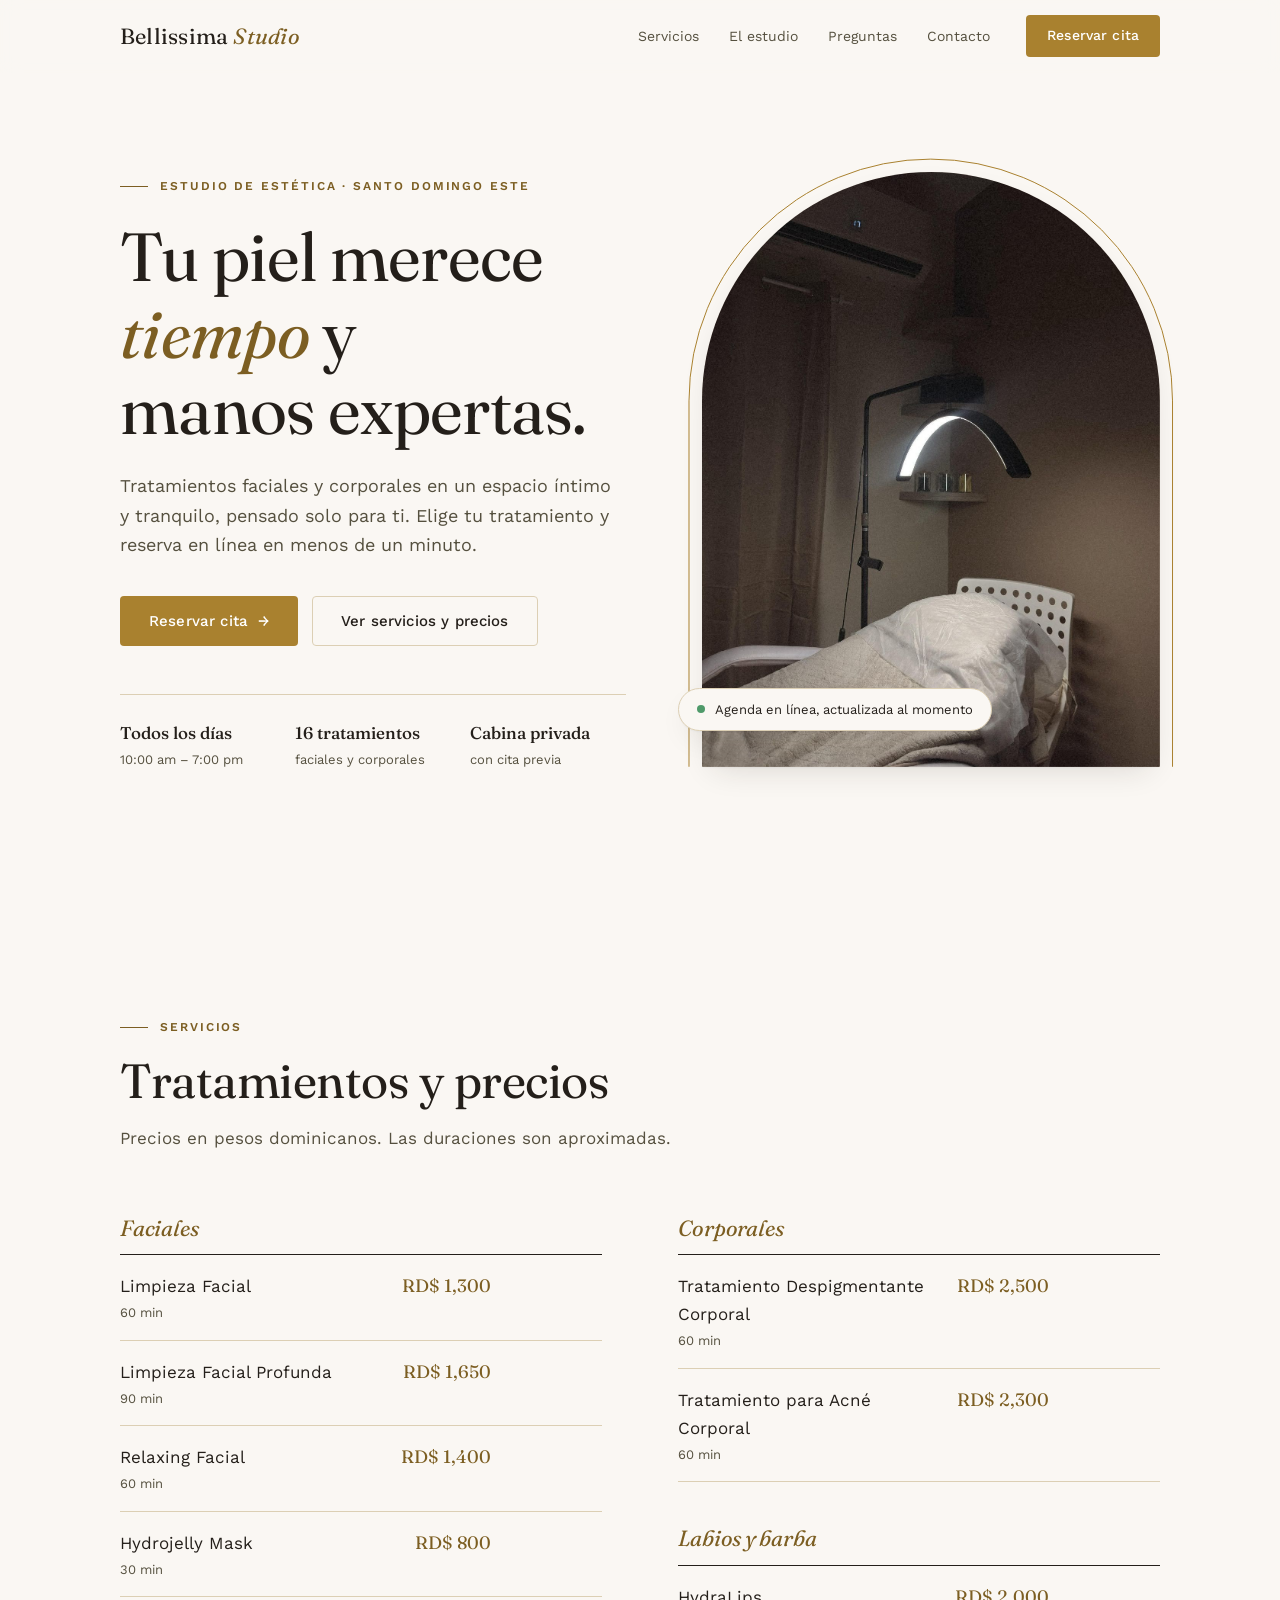
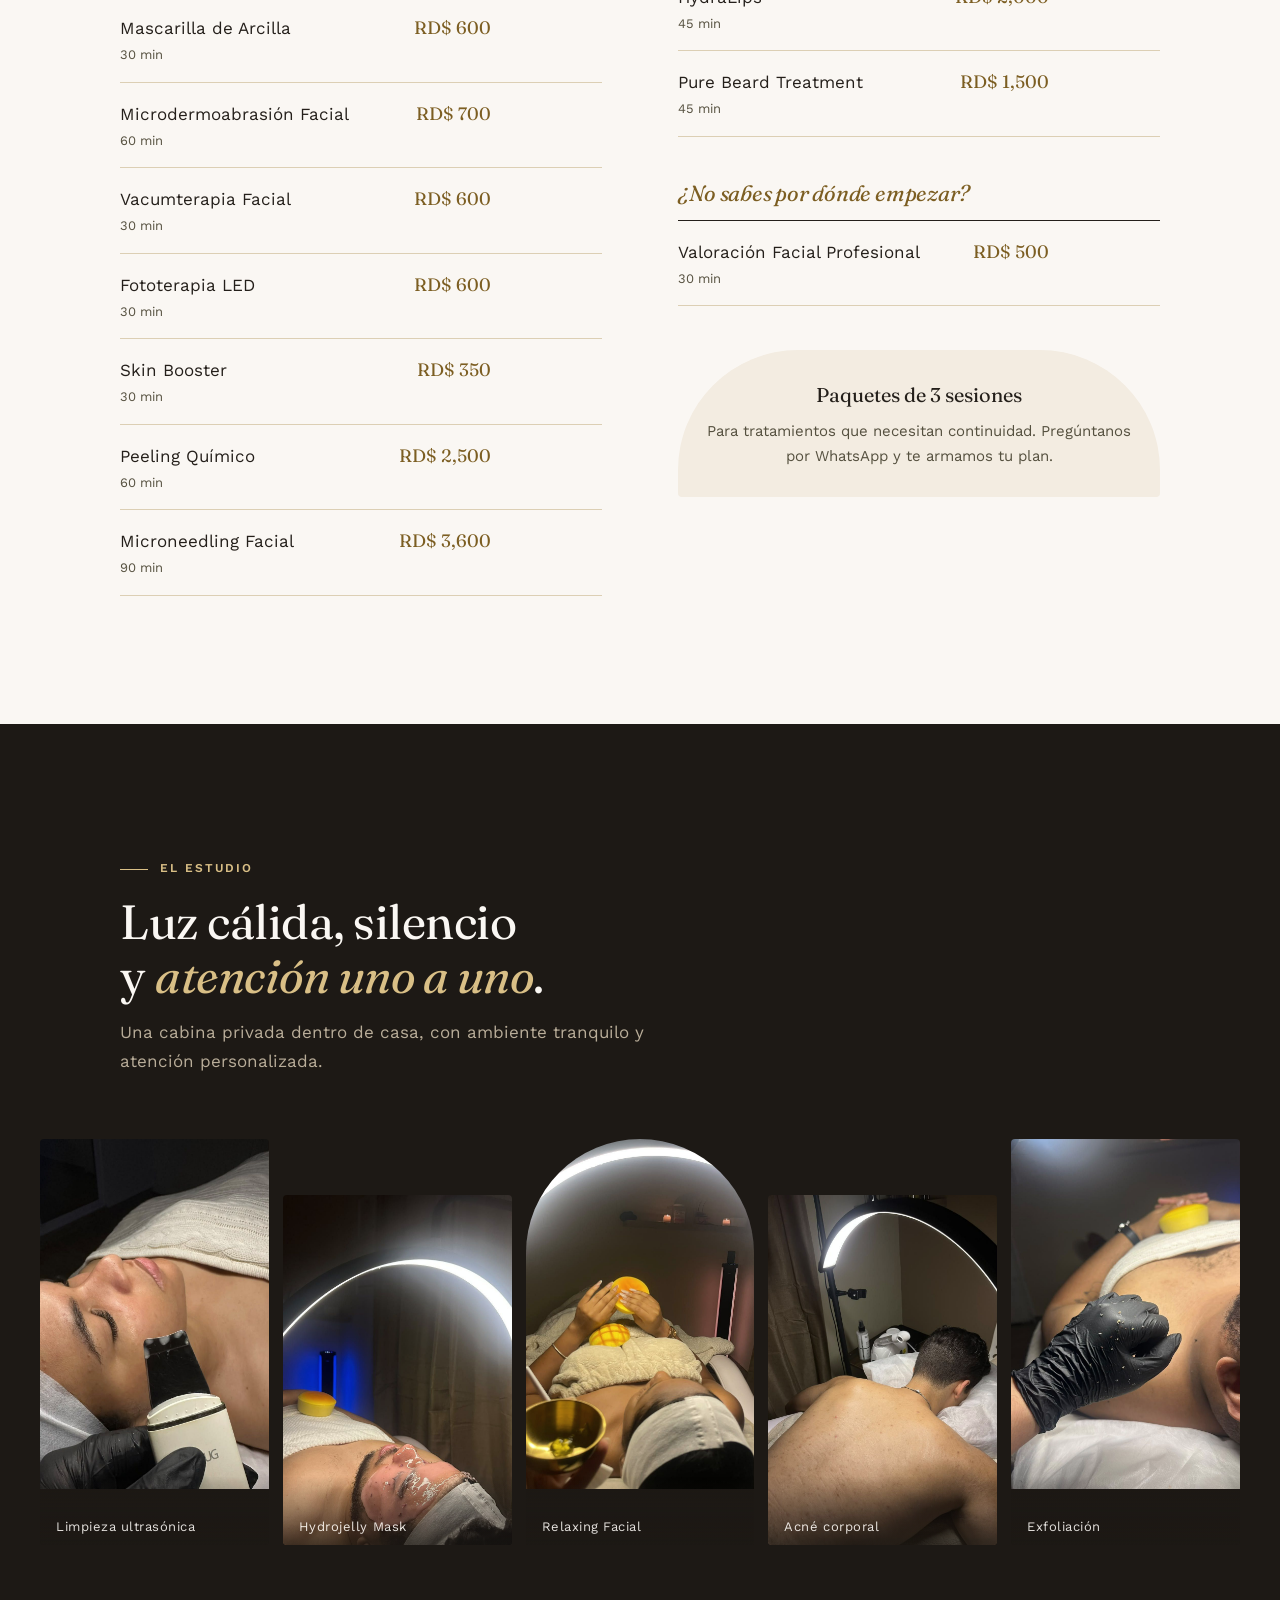
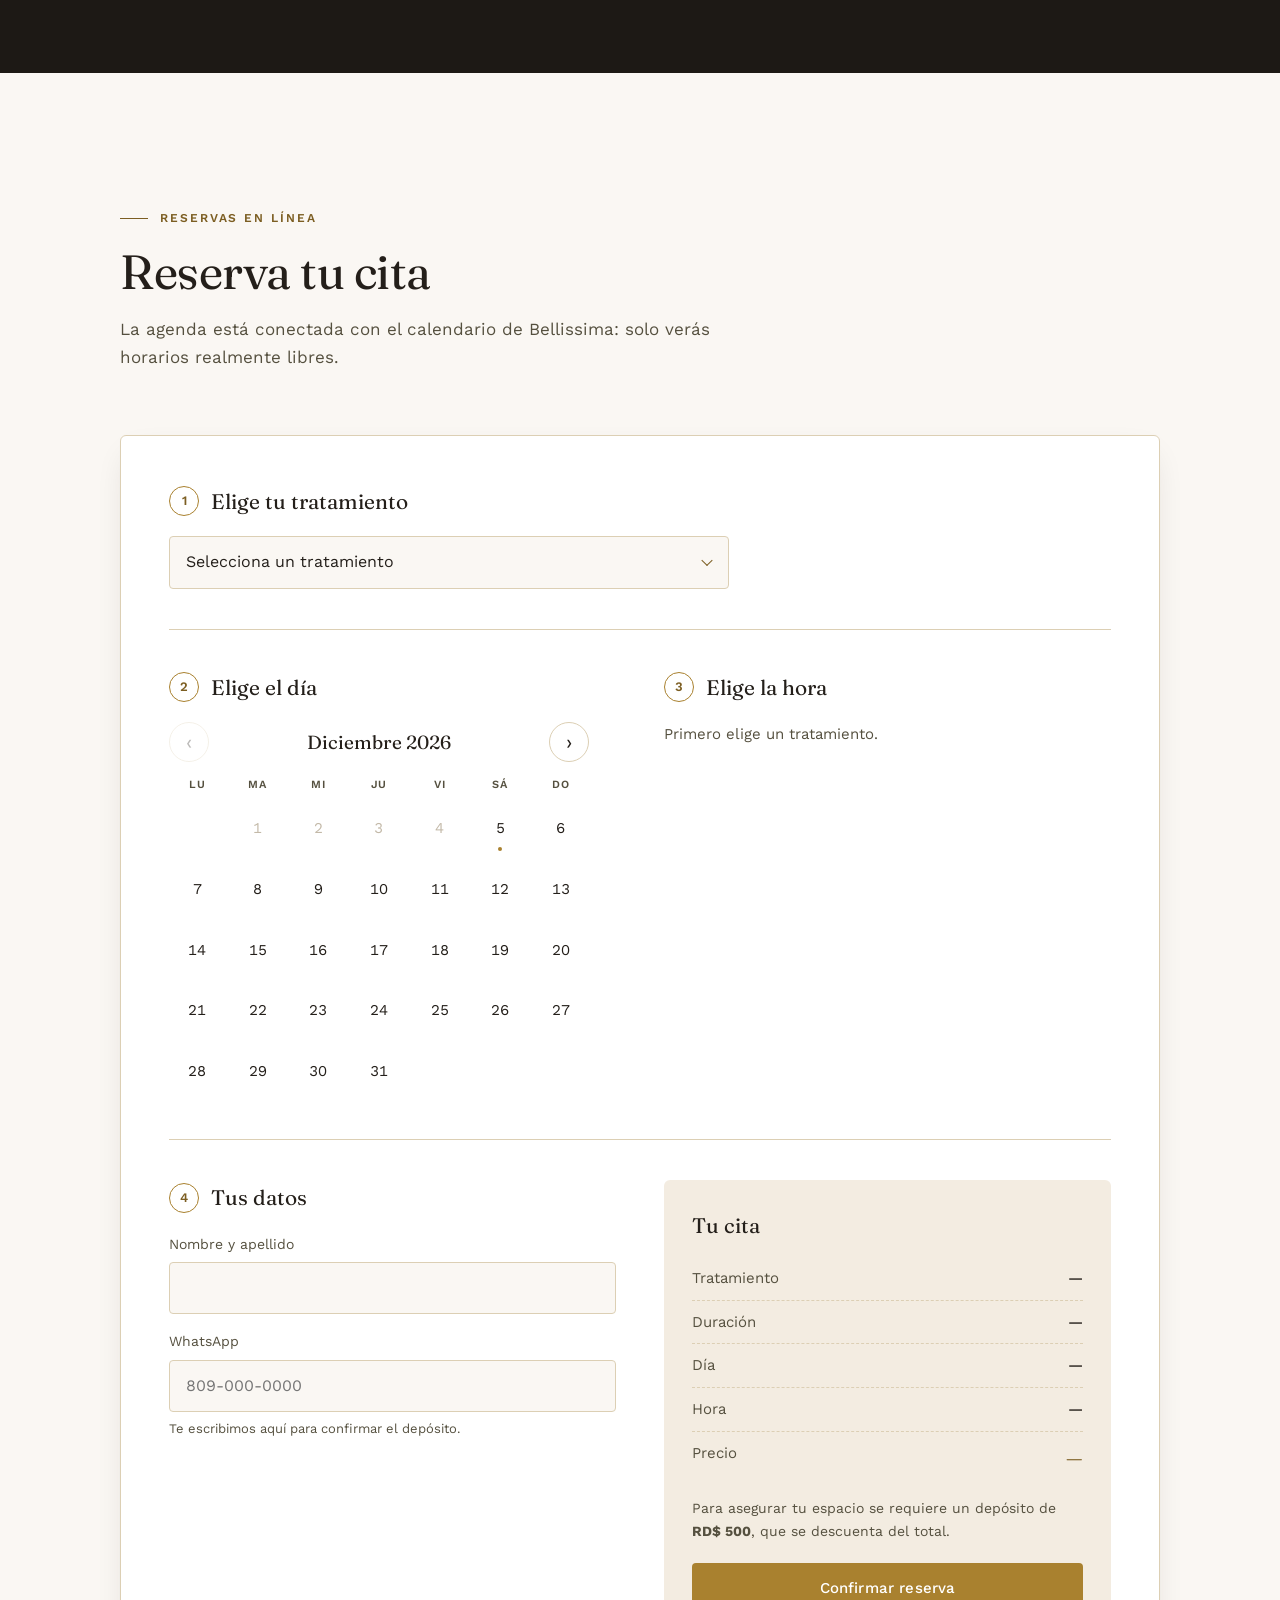
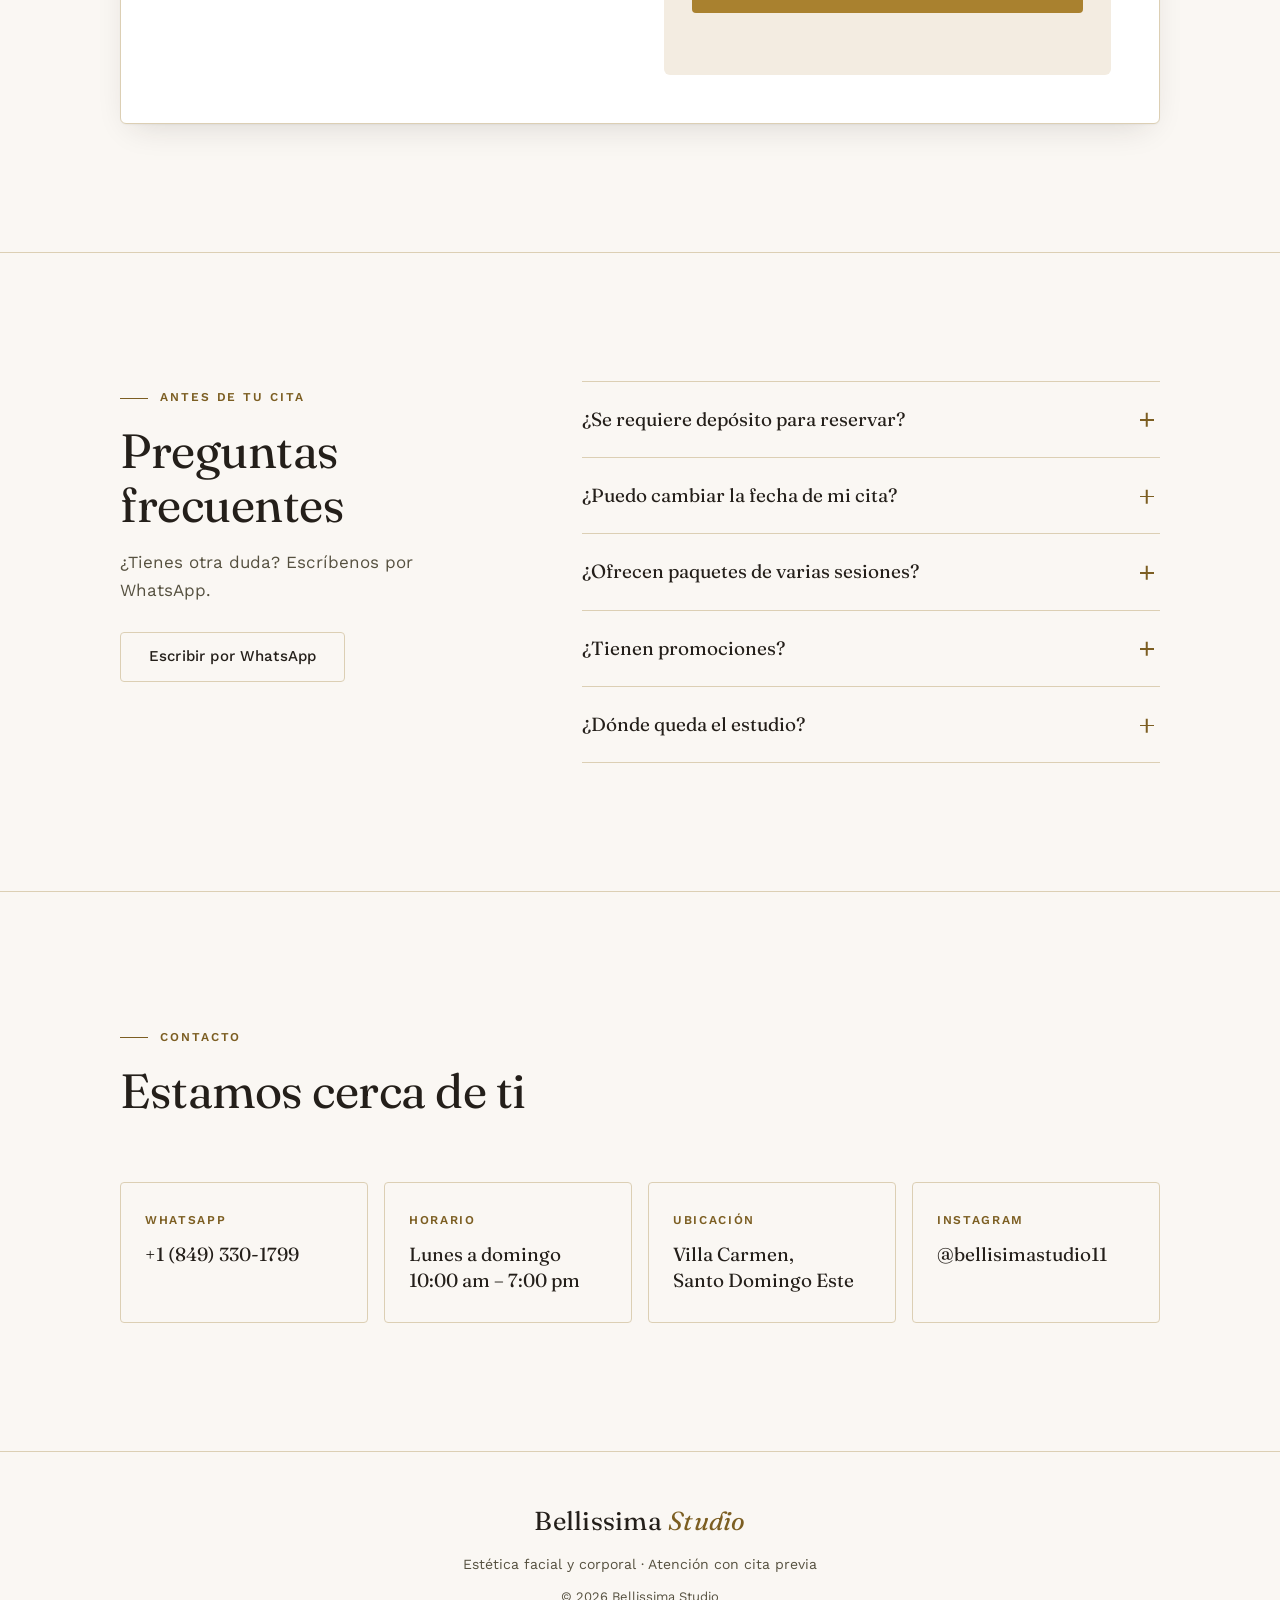
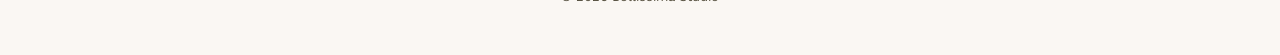
<file: index.html>
<!DOCTYPE html>
<html lang="es">
<head>
<meta charset="UTF-8">
<meta name="viewport" content="width=device-width, initial-scale=1">
<title>Bellissima Studio · Estética facial y corporal en Santo Domingo Este</title>
<meta name="description" content="Estudio de estética en Villa Carmen, Santo Domingo Este. Limpiezas faciales, peeling, microneedling, tratamientos corporales y más. Reserva tu cita en línea, todos los días de 10:00 am a 7:00 pm.">
<meta name="theme-color" content="#faf7f3">
<meta property="og:title" content="Bellissima Studio">
<meta property="og:description" content="Tratamientos faciales y corporales en un espacio íntimo. Reserva en línea.">
<meta property="og:image" content="images/cabina.jpg">
<meta property="og:type" content="website">
<link rel="preconnect" href="https://fonts.googleapis.com">
<link rel="preconnect" href="https://fonts.gstatic.com" crossorigin>
<link href="https://fonts.googleapis.com/css2?family=Fraunces:ital,opsz,wght@0,9..144,400;0,9..144,500;0,9..144,600;1,9..144,400;1,9..144,500&family=Work+Sans:wght@400;500;600&display=swap" rel="stylesheet">
<link rel="stylesheet" href="estilos.css">
<script>document.documentElement.classList.add("js");</script>
</head>
<body>

<a class="skip-link" href="#reservar">Ir directo a reservar</a>

<!-- ================= NAVEGACIÓN ================= -->
<header class="nav" id="nav">
  <div class="wrap nav-inner">
    <a href="#inicio" class="wordmark" aria-label="Bellissima Studio, ir al inicio">
      Bellissima <span>Studio</span>
    </a>

    <nav class="nav-menu" id="navMenu" aria-label="Principal">
      <ul>
        <li><a href="#servicios">Servicios</a></li>
        <li><a href="#estudio">El estudio</a></li>
        <li><a href="#preguntas">Preguntas</a></li>
        <li><a href="#contacto">Contacto</a></li>
      </ul>
      <a href="#reservar" class="btn btn-primary btn-sm">Reservar cita</a>
    </nav>

    <button class="menu-toggle" id="menuToggle" type="button" aria-expanded="false" aria-controls="navMenu">
      <span class="sr-only">Abrir menú</span>
      <span class="menu-bar"></span>
      <span class="menu-bar"></span>
    </button>
  </div>
</header>

<main>

<!-- ================= PORTADA ================= -->
<section class="hero wrap" id="inicio">
  <div class="hero-copy">
    <p class="eyebrow hero-in" style="--d:0">Estudio de estética · Santo Domingo Este</p>
    <h1 class="hero-in" style="--d:1">Tu piel merece <em>tiempo</em> y manos expertas.</h1>
    <p class="lead hero-in" style="--d:2">Tratamientos faciales y corporales en un espacio íntimo y tranquilo, pensado solo para ti. Elige tu tratamiento y reserva en línea en menos de un minuto.</p>
    <div class="actions hero-in" style="--d:3">
      <a href="#reservar" class="btn btn-primary">Reservar cita <span class="arrow" aria-hidden="true">→</span></a>
      <a href="#servicios" class="btn btn-ghost">Ver servicios y precios</a>
    </div>
    <ul class="hero-facts hero-in" style="--d:4">
      <li><strong>Todos los días</strong><span>10:00 am – 7:00 pm</span></li>
      <li><strong>16 tratamientos</strong><span>faciales y corporales</span></li>
      <li><strong>Cabina privada</strong><span>con cita previa</span></li>
    </ul>
  </div>

  <figure class="hero-media">
    <svg class="arch-line" viewBox="0 0 400 540" preserveAspectRatio="none" aria-hidden="true">
      <path d="M8 540 V200 A192 192 0 0 1 392 200 V540" pathLength="1"/>
    </svg>
    <div class="arch">
      <img src="images/cabina.jpg" alt="Cabina de Bellissima Studio con camilla, lámpara en arco y aceites esenciales" width="1200" height="1600" fetchpriority="high">
    </div>
    <figcaption class="hero-badge">
      <span class="badge-dot" aria-hidden="true"></span>
      Agenda en línea, actualizada al momento
    </figcaption>
  </figure>
</section>

<!-- ================= SERVICIOS ================= -->
<section class="section" id="servicios">
  <div class="wrap">
    <header class="section-head reveal">
      <p class="eyebrow">Servicios</p>
      <h2>Tratamientos y precios</h2>
      <p>Precios en pesos dominicanos. Las duraciones son aproximadas.</p>
    </header>

    <div class="menu-grid">
      <div class="menu-col reveal">
        <h3 class="menu-cat">Faciales</h3>
        <ul class="svc-list">
          <li class="svc"><div><span class="svc-name">Limpieza Facial</span><span class="svc-time">60 min</span></div><span class="svc-price">RD$ 1,300</span><button class="svc-book" type="button" data-service="limpieza-facial" aria-label="Reservar Limpieza Facial">Reservar</button></li>
          <li class="svc"><div><span class="svc-name">Limpieza Facial Profunda</span><span class="svc-time">90 min</span></div><span class="svc-price">RD$ 1,650</span><button class="svc-book" type="button" data-service="limpieza-profunda" aria-label="Reservar Limpieza Facial Profunda">Reservar</button></li>
          <li class="svc"><div><span class="svc-name">Relaxing Facial</span><span class="svc-time">60 min</span></div><span class="svc-price">RD$ 1,400</span><button class="svc-book" type="button" data-service="relaxing-facial" aria-label="Reservar Relaxing Facial">Reservar</button></li>
          <li class="svc"><div><span class="svc-name">Hydrojelly Mask</span><span class="svc-time">30 min</span></div><span class="svc-price">RD$ 800</span><button class="svc-book" type="button" data-service="hydrojelly" aria-label="Reservar Hydrojelly Mask">Reservar</button></li>
          <li class="svc"><div><span class="svc-name">Mascarilla de Arcilla</span><span class="svc-time">30 min</span></div><span class="svc-price">RD$ 600</span><button class="svc-book" type="button" data-service="mascarilla-arcilla" aria-label="Reservar Mascarilla de Arcilla">Reservar</button></li>
          <li class="svc"><div><span class="svc-name">Microdermoabrasión Facial</span><span class="svc-time">60 min</span></div><span class="svc-price">RD$ 700</span><button class="svc-book" type="button" data-service="microdermoabrasion" aria-label="Reservar Microdermoabrasión Facial">Reservar</button></li>
          <li class="svc"><div><span class="svc-name">Vacumterapia Facial</span><span class="svc-time">30 min</span></div><span class="svc-price">RD$ 600</span><button class="svc-book" type="button" data-service="vacumterapia" aria-label="Reservar Vacumterapia Facial">Reservar</button></li>
          <li class="svc"><div><span class="svc-name">Fototerapia LED</span><span class="svc-time">30 min</span></div><span class="svc-price">RD$ 600</span><button class="svc-book" type="button" data-service="fototerapia-led" aria-label="Reservar Fototerapia LED">Reservar</button></li>
          <li class="svc"><div><span class="svc-name">Skin Booster</span><span class="svc-time">30 min</span></div><span class="svc-price">RD$ 350</span><button class="svc-book" type="button" data-service="skin-booster" aria-label="Reservar Skin Booster">Reservar</button></li>
          <li class="svc"><div><span class="svc-name">Peeling Químico</span><span class="svc-time">60 min</span></div><span class="svc-price">RD$ 2,500</span><button class="svc-book" type="button" data-service="peeling-quimico" aria-label="Reservar Peeling Químico">Reservar</button></li>
          <li class="svc"><div><span class="svc-name">Microneedling Facial</span><span class="svc-time">90 min</span></div><span class="svc-price">RD$ 3,600</span><button class="svc-book" type="button" data-service="microneedling" aria-label="Reservar Microneedling Facial">Reservar</button></li>
        </ul>
      </div>

      <div class="menu-col reveal" style="--d:1">
        <h3 class="menu-cat">Corporales</h3>
        <ul class="svc-list">
          <li class="svc"><div><span class="svc-name">Tratamiento Despigmentante Corporal</span><span class="svc-time">60 min</span></div><span class="svc-price">RD$ 2,500</span><button class="svc-book" type="button" data-service="despigmentante-corporal" aria-label="Reservar Tratamiento Despigmentante Corporal">Reservar</button></li>
          <li class="svc"><div><span class="svc-name">Tratamiento para Acné Corporal</span><span class="svc-time">60 min</span></div><span class="svc-price">RD$ 2,300</span><button class="svc-book" type="button" data-service="acne-corporal" aria-label="Reservar Tratamiento para Acné Corporal">Reservar</button></li>
        </ul>

        <h3 class="menu-cat">Labios y barba</h3>
        <ul class="svc-list">
          <li class="svc"><div><span class="svc-name">HydraLips</span><span class="svc-time">45 min</span></div><span class="svc-price">RD$ 2,000</span><button class="svc-book" type="button" data-service="hydralips" aria-label="Reservar HydraLips">Reservar</button></li>
          <li class="svc"><div><span class="svc-name">Pure Beard Treatment</span><span class="svc-time">45 min</span></div><span class="svc-price">RD$ 1,500</span><button class="svc-book" type="button" data-service="pure-beard" aria-label="Reservar Pure Beard Treatment">Reservar</button></li>
        </ul>

        <h3 class="menu-cat">¿No sabes por dónde empezar?</h3>
        <ul class="svc-list">
          <li class="svc"><div><span class="svc-name">Valoración Facial Profesional</span><span class="svc-time">30 min</span></div><span class="svc-price">RD$ 500</span><button class="svc-book" type="button" data-service="valoracion-facial" aria-label="Reservar Valoración Facial Profesional">Reservar</button></li>
        </ul>

        <aside class="note-card">
          <p class="note-title">Paquetes de 3 sesiones</p>
          <p>Para tratamientos que necesitan continuidad. Pregúntanos por WhatsApp y te armamos tu plan.</p>
        </aside>
      </div>
    </div>
  </div>
</section>

<!-- ================= EL ESTUDIO ================= -->
<section class="studio" id="estudio">
  <div class="wrap">
    <header class="section-head reveal">
      <p class="eyebrow">El estudio</p>
      <h2>Luz cálida, silencio y <em>atención uno a uno</em>.</h2>
      <p>Una cabina privada dentro de casa, con ambiente tranquilo y atención personalizada.</p>
    </header>
  </div>

  <div class="gallery" aria-label="Fotos de tratamientos en Bellissima Studio">
    <figure class="reveal"><img src="images/limpieza-ultrasonica.jpg" alt="Limpieza facial con espátula ultrasónica" loading="lazy" width="900" height="1600"><figcaption>Limpieza ultrasónica</figcaption></figure>
    <figure class="reveal" style="--d:1"><img src="images/mascarilla-jelly.jpg" alt="Cliente con mascarilla hydrojelly rosada bajo la lámpara en arco" loading="lazy" width="900" height="1600"><figcaption>Hydrojelly Mask</figcaption></figure>
    <figure class="reveal" style="--d:2"><img src="images/facial-hidratante.jpg" alt="Clienta relajada durante un facial, con esponjas aromáticas" loading="lazy" width="900" height="1600"><figcaption>Relaxing Facial</figcaption></figure>
    <figure class="reveal" style="--d:3"><img src="images/tratamiento-espalda.jpg" alt="Tratamiento para acné en la espalda" loading="lazy" width="900" height="1600"><figcaption>Acné corporal</figcaption></figure>
    <figure class="reveal" style="--d:4"><img src="images/exfoliacion.jpg" alt="Exfoliación corporal con guantes" loading="lazy" width="900" height="1600"><figcaption>Exfoliación</figcaption></figure>
  </div>
</section>

<!-- ================= RESERVAS ================= -->
<section class="section" id="reservar">
  <div class="wrap">
    <header class="section-head reveal">
      <p class="eyebrow">Reservas en línea</p>
      <h2>Reserva tu cita</h2>
      <p>La agenda está conectada con el calendario de Bellissima: solo verás horarios realmente libres.</p>
    </header>

    <div class="booking reveal" id="bookingCard">
      <form class="booking-form" id="bookingForm" novalidate>

        <fieldset class="step step-service">
          <legend><span class="step-num">1</span> Elige tu tratamiento</legend>
          <div class="select-wrap">
            <select id="bkService" required>
              <option value="" disabled selected>Selecciona un tratamiento</option>
              <optgroup label="Faciales">
                <option value="limpieza-facial" data-min="60" data-price="1300">Limpieza Facial</option>
                <option value="limpieza-profunda" data-min="90" data-price="1650">Limpieza Facial Profunda</option>
                <option value="relaxing-facial" data-min="60" data-price="1400">Relaxing Facial</option>
                <option value="hydrojelly" data-min="30" data-price="800">Hydrojelly Mask</option>
                <option value="mascarilla-arcilla" data-min="30" data-price="600">Mascarilla de Arcilla</option>
                <option value="microdermoabrasion" data-min="60" data-price="700">Microdermoabrasión Facial</option>
                <option value="vacumterapia" data-min="30" data-price="600">Vacumterapia Facial</option>
                <option value="fototerapia-led" data-min="30" data-price="600">Fototerapia LED</option>
                <option value="skin-booster" data-min="30" data-price="350">Skin Booster</option>
                <option value="peeling-quimico" data-min="60" data-price="2500">Peeling Químico</option>
                <option value="microneedling" data-min="90" data-price="3600">Microneedling Facial</option>
              </optgroup>
              <optgroup label="Corporales">
                <option value="despigmentante-corporal" data-min="60" data-price="2500">Tratamiento Despigmentante Corporal</option>
                <option value="acne-corporal" data-min="60" data-price="2300">Tratamiento para Acné Corporal</option>
              </optgroup>
              <optgroup label="Labios y barba">
                <option value="hydralips" data-min="45" data-price="2000">HydraLips</option>
                <option value="pure-beard" data-min="45" data-price="1500">Pure Beard Treatment</option>
              </optgroup>
              <optgroup label="Valoración">
                <option value="valoracion-facial" data-min="30" data-price="500">Valoración Facial Profesional</option>
              </optgroup>
            </select>
          </div>
        </fieldset>

        <div class="step-pair">
          <fieldset class="step">
            <legend><span class="step-num">2</span> Elige el día</legend>
            <div class="calendar">
              <div class="cal-head">
                <button type="button" class="cal-nav" id="prevMonth" aria-label="Mes anterior">‹</button>
                <p class="cal-month" id="calMonth" aria-live="polite"></p>
                <button type="button" class="cal-nav" id="nextMonth" aria-label="Mes siguiente">›</button>
              </div>
              <div class="cal-weekdays" aria-hidden="true">
                <span>Lu</span><span>Ma</span><span>Mi</span><span>Ju</span><span>Vi</span><span>Sá</span><span>Do</span>
              </div>
              <div class="cal-days" id="calDays"></div>
            </div>
          </fieldset>

          <fieldset class="step">
            <legend><span class="step-num">3</span> Elige la hora</legend>
            <p class="slots-hint" id="slotsHint">Primero elige un tratamiento y un día.</p>
            <div class="slots" id="slots" aria-live="polite"></div>
          </fieldset>
        </div>

        <div class="step-pair">
          <fieldset class="step">
            <legend><span class="step-num">4</span> Tus datos</legend>
            <div class="field">
              <label for="bkName">Nombre y apellido</label>
              <input type="text" id="bkName" autocomplete="name" maxlength="80" required>
            </div>
            <div class="field">
              <label for="bkPhone">WhatsApp</label>
              <input type="tel" id="bkPhone" inputmode="tel" autocomplete="tel-national" placeholder="809-000-0000" maxlength="14" required>
              <p class="field-help">Te escribimos aquí para confirmar el depósito.</p>
            </div>
            <div class="hp" aria-hidden="true">
              <label for="bkWebsite">No llenar</label>
              <input type="text" id="bkWebsite" tabindex="-1" autocomplete="off">
            </div>
          </fieldset>

          <div class="summary" aria-labelledby="summaryTitle">
            <p class="summary-title" id="summaryTitle">Tu cita</p>
            <dl>
              <div><dt>Tratamiento</dt><dd id="sumService">—</dd></div>
              <div><dt>Duración</dt><dd id="sumDuration">—</dd></div>
              <div><dt>Día</dt><dd id="sumDate">—</dd></div>
              <div><dt>Hora</dt><dd id="sumTime">—</dd></div>
              <div class="sum-total"><dt>Precio</dt><dd id="sumPrice">—</dd></div>
            </dl>
            <p class="summary-note">Para asegurar tu espacio se requiere un depósito de <strong>RD$ 500</strong>, que se descuenta del total.</p>
            <button type="submit" class="btn btn-primary btn-block" id="bkSubmit">Confirmar reserva</button>
            <p class="form-msg" id="formMsg" role="status" aria-live="polite"></p>
          </div>
        </div>
      </form>

      <!-- Pantalla de éxito -->
      <div class="success" id="success" hidden tabindex="-1">
        <svg class="success-check" viewBox="0 0 52 52" aria-hidden="true">
          <circle cx="26" cy="26" r="24" pathLength="1"/>
          <path d="M15 27 l7 7 l15 -16" pathLength="1"/>
        </svg>
        <h3 id="successTitle">¡Tu cita está reservada!</h3>
        <p id="successText"></p>
        <p class="success-next">Último paso: envíanos un mensaje para coordinar el depósito de RD$ 500.</p>
        <div class="actions">
          <a class="btn btn-primary" id="successWhatsApp" href="https://wa.me/18493301799" target="_blank" rel="noopener">Enviar mensaje por WhatsApp</a>
          <button type="button" class="btn btn-ghost" id="bookAgain">Reservar otra cita</button>
        </div>
      </div>
    </div>
  </div>
</section>

<!-- ================= PREGUNTAS ================= -->
<section class="section" id="preguntas">
  <div class="wrap faq-layout">
    <header class="section-head reveal">
      <p class="eyebrow">Antes de tu cita</p>
      <h2>Preguntas frecuentes</h2>
      <p>¿Tienes otra duda? Escríbenos por WhatsApp.</p>
      <a class="btn btn-ghost" href="https://wa.me/18493301799" target="_blank" rel="noopener">Escribir por WhatsApp</a>
    </header>

    <div class="faq reveal" style="--d:1">
      <details>
        <summary>¿Se requiere depósito para reservar?</summary>
        <div class="faq-a"><p>Sí. Para confirmar tu cita se requiere un depósito de <strong>RD$ 500</strong>, que se descuenta del precio del tratamiento.</p></div>
      </details>
      <details>
        <summary>¿Puedo cambiar la fecha de mi cita?</summary>
        <div class="faq-a"><p>Sí. Puedes reagendar dentro de un período de hasta <strong>2 semanas</strong>. La nueva fecha se coordina directamente con Bellissima Studio por WhatsApp.</p></div>
      </details>
      <details>
        <summary>¿Ofrecen paquetes de varias sesiones?</summary>
        <div class="faq-a"><p>Sí, hay opciones de <strong>3 sesiones</strong> para tratamientos que necesitan continuidad. Los detalles se coordinan con cada cliente.</p></div>
      </details>
      <details>
        <summary>¿Tienen promociones?</summary>
        <div class="faq-a"><p>En este momento no hay promociones activas. Síguenos en Instagram para enterarte primero.</p></div>
      </details>
      <details>
        <summary>¿Dónde queda el estudio?</summary>
        <div class="faq-a"><p>En el sector Villa Carmen, Santo Domingo Este. Es un estudio dentro de casa, por eso la dirección exacta se comparte al confirmar tu cita.</p></div>
      </details>
    </div>
  </div>
</section>

<!-- ================= CONTACTO ================= -->
<section class="section contact" id="contacto">
  <div class="wrap">
    <header class="section-head reveal">
      <p class="eyebrow">Contacto</p>
      <h2>Estamos cerca de ti</h2>
    </header>

    <div class="contact-grid">
      <div class="contact-card reveal">
        <p class="contact-label">WhatsApp</p>
        <a class="contact-value" href="https://wa.me/18493301799" target="_blank" rel="noopener">+1 (849) 330-1799</a>
      </div>
      <div class="contact-card reveal" style="--d:1">
        <p class="contact-label">Horario</p>
        <p class="contact-value">Lunes a domingo<br>10:00 am – 7:00 pm</p>
      </div>
      <div class="contact-card reveal" style="--d:2">
        <p class="contact-label">Ubicación</p>
        <p class="contact-value">Villa Carmen,<br>Santo Domingo Este</p>
      </div>
      <div class="contact-card reveal" style="--d:3">
        <p class="contact-label">Instagram</p>
        <a class="contact-value" href="https://www.instagram.com/bellisimastudio11/" target="_blank" rel="noopener">@bellisimastudio11</a>
      </div>
    </div>
  </div>
</section>

</main>

<footer class="footer">
  <div class="wrap footer-inner">
    <a href="#inicio" class="wordmark">Bellissima <span>Studio</span></a>
    <p>Estética facial y corporal · Atención con cita previa</p>
    <p class="footer-small">© <span id="year">2026</span> Bellissima Studio</p>
  </div>
</footer>

<a class="wa-float" id="waFloat" href="https://wa.me/18493301799" target="_blank" rel="noopener" aria-label="Escribir a Bellissima Studio por WhatsApp">
  <svg viewBox="0 0 24 24" aria-hidden="true"><path d="M12 2a10 10 0 0 0-8.6 15.1L2 22l5-1.3A10 10 0 1 0 12 2Zm0 18.2a8.2 8.2 0 0 1-4.2-1.2l-.3-.2-3 .8.8-2.9-.2-.3A8.2 8.2 0 1 1 12 20.2Zm4.5-6.1c-.2-.1-1.5-.7-1.7-.8s-.4-.1-.6.1-.7.8-.8 1-.3.2-.5.1a6.7 6.7 0 0 1-3.3-2.9c-.3-.4.2-.4.7-1.4a.5.5 0 0 0 0-.4l-.8-1.9c-.2-.5-.4-.4-.6-.4h-.5a1 1 0 0 0-.7.3 3 3 0 0 0-.9 2.2 5.2 5.2 0 0 0 1.1 2.8 11.9 11.9 0 0 0 4.6 4c1.7.7 2.3.8 3.2.7a2.7 2.7 0 0 0 1.8-1.3 2.2 2.2 0 0 0 .2-1.3c-.1-.1-.2-.2-.4-.3Z"/></svg>
  <span>¿Dudas? Escríbenos</span>
</a>

<script src="script.js" defer></script>
</body>
</html>
</file>
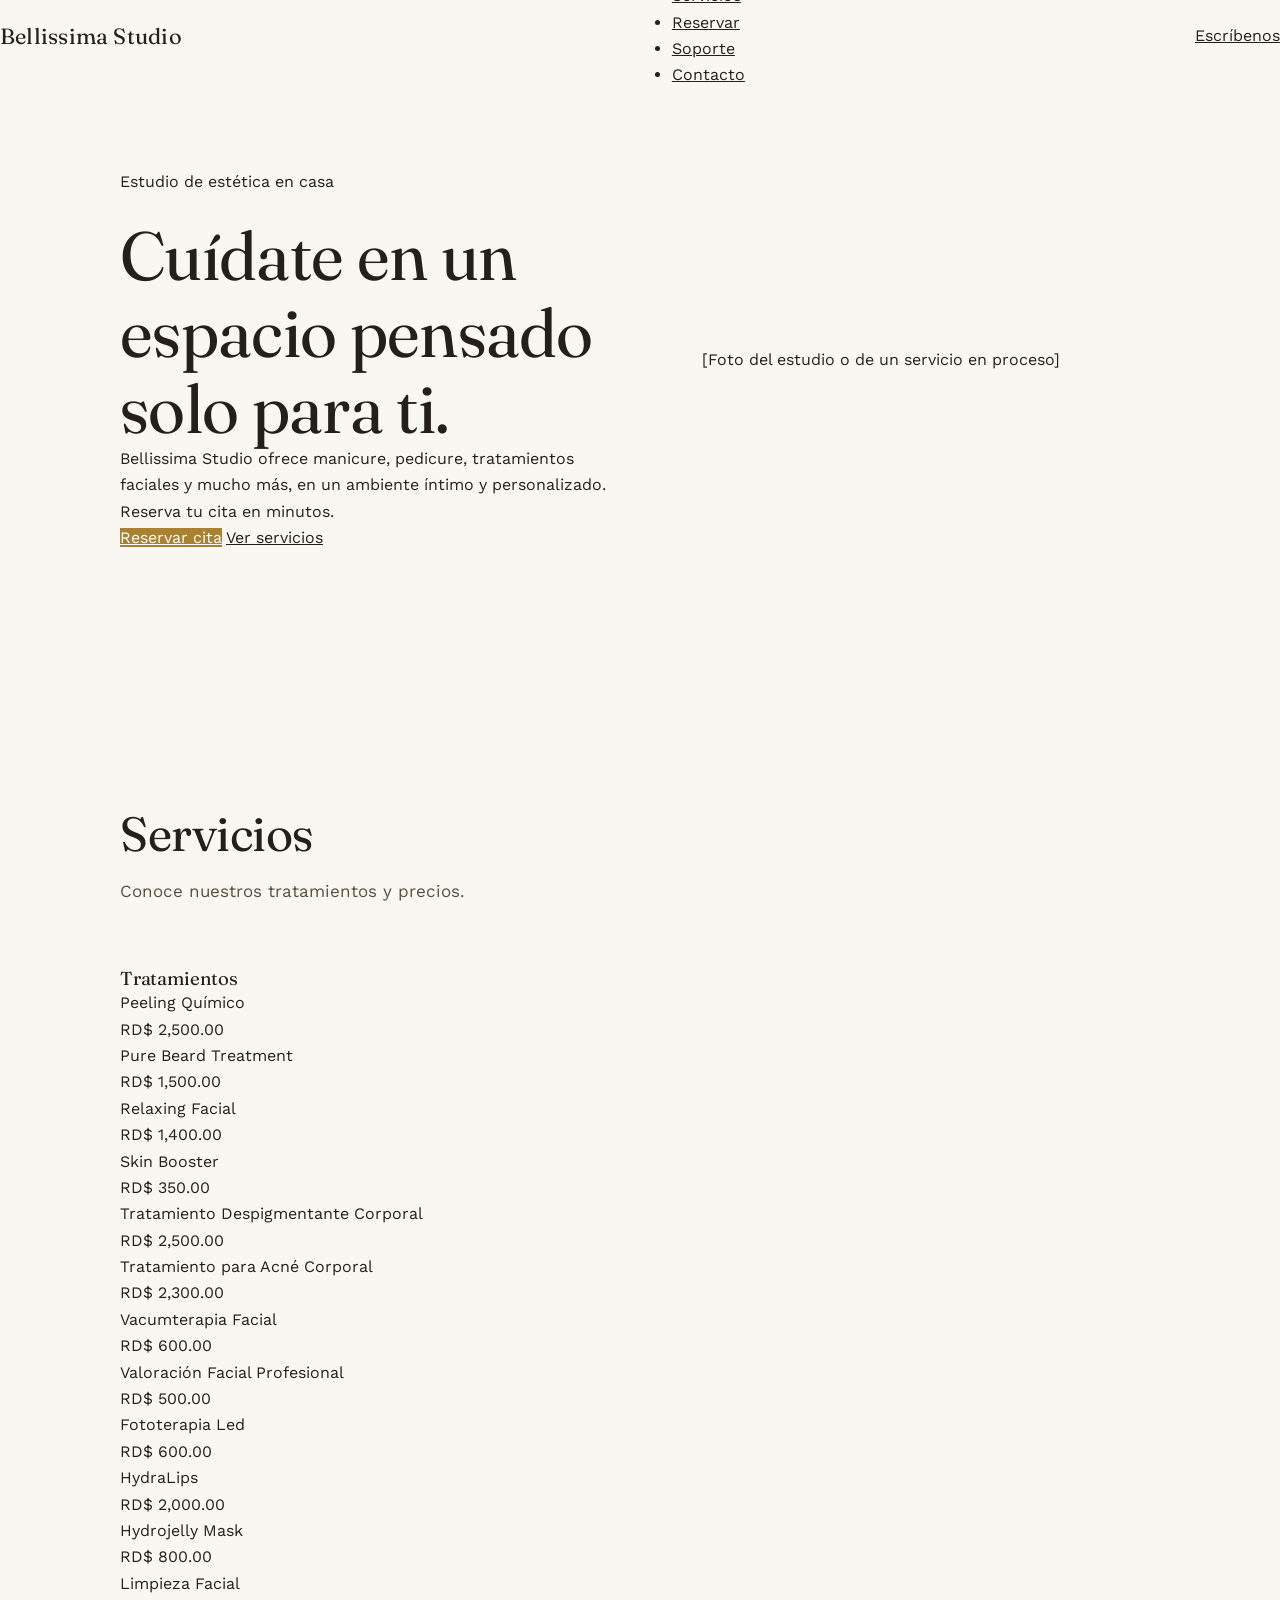
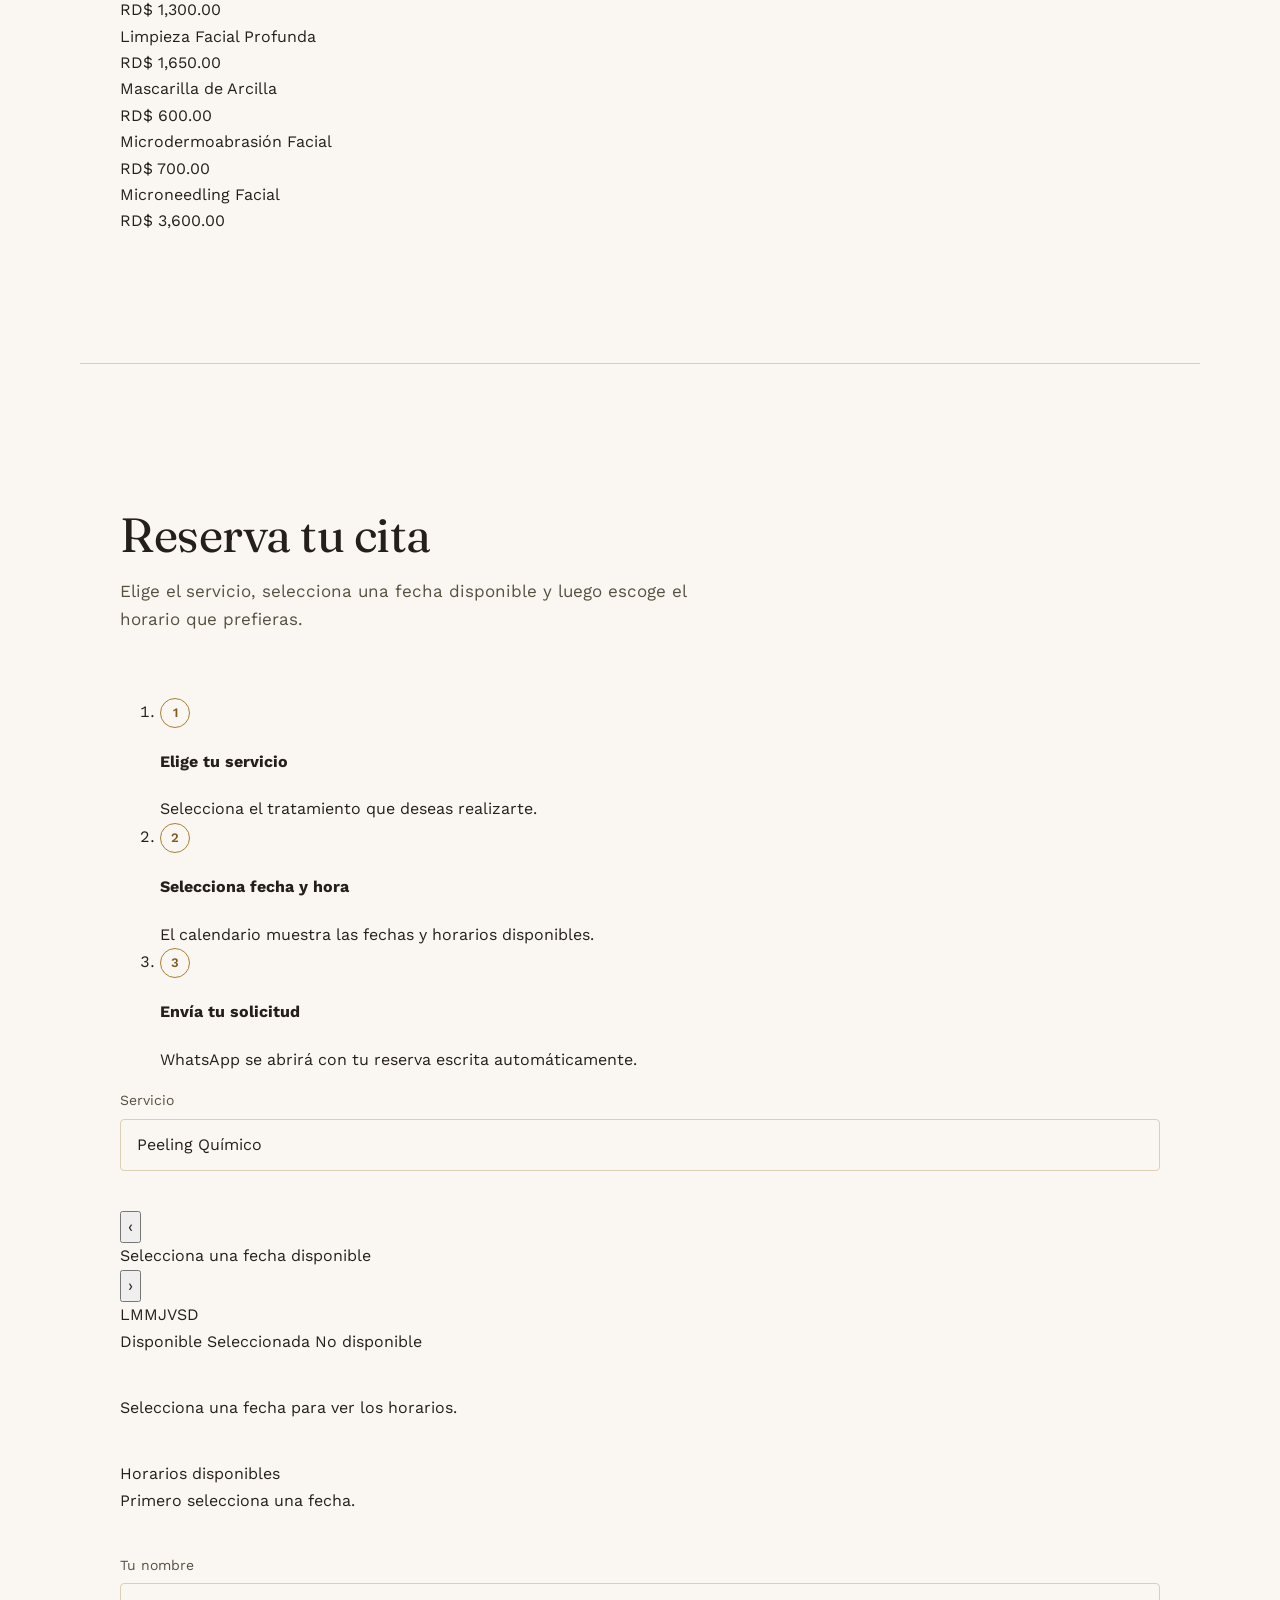
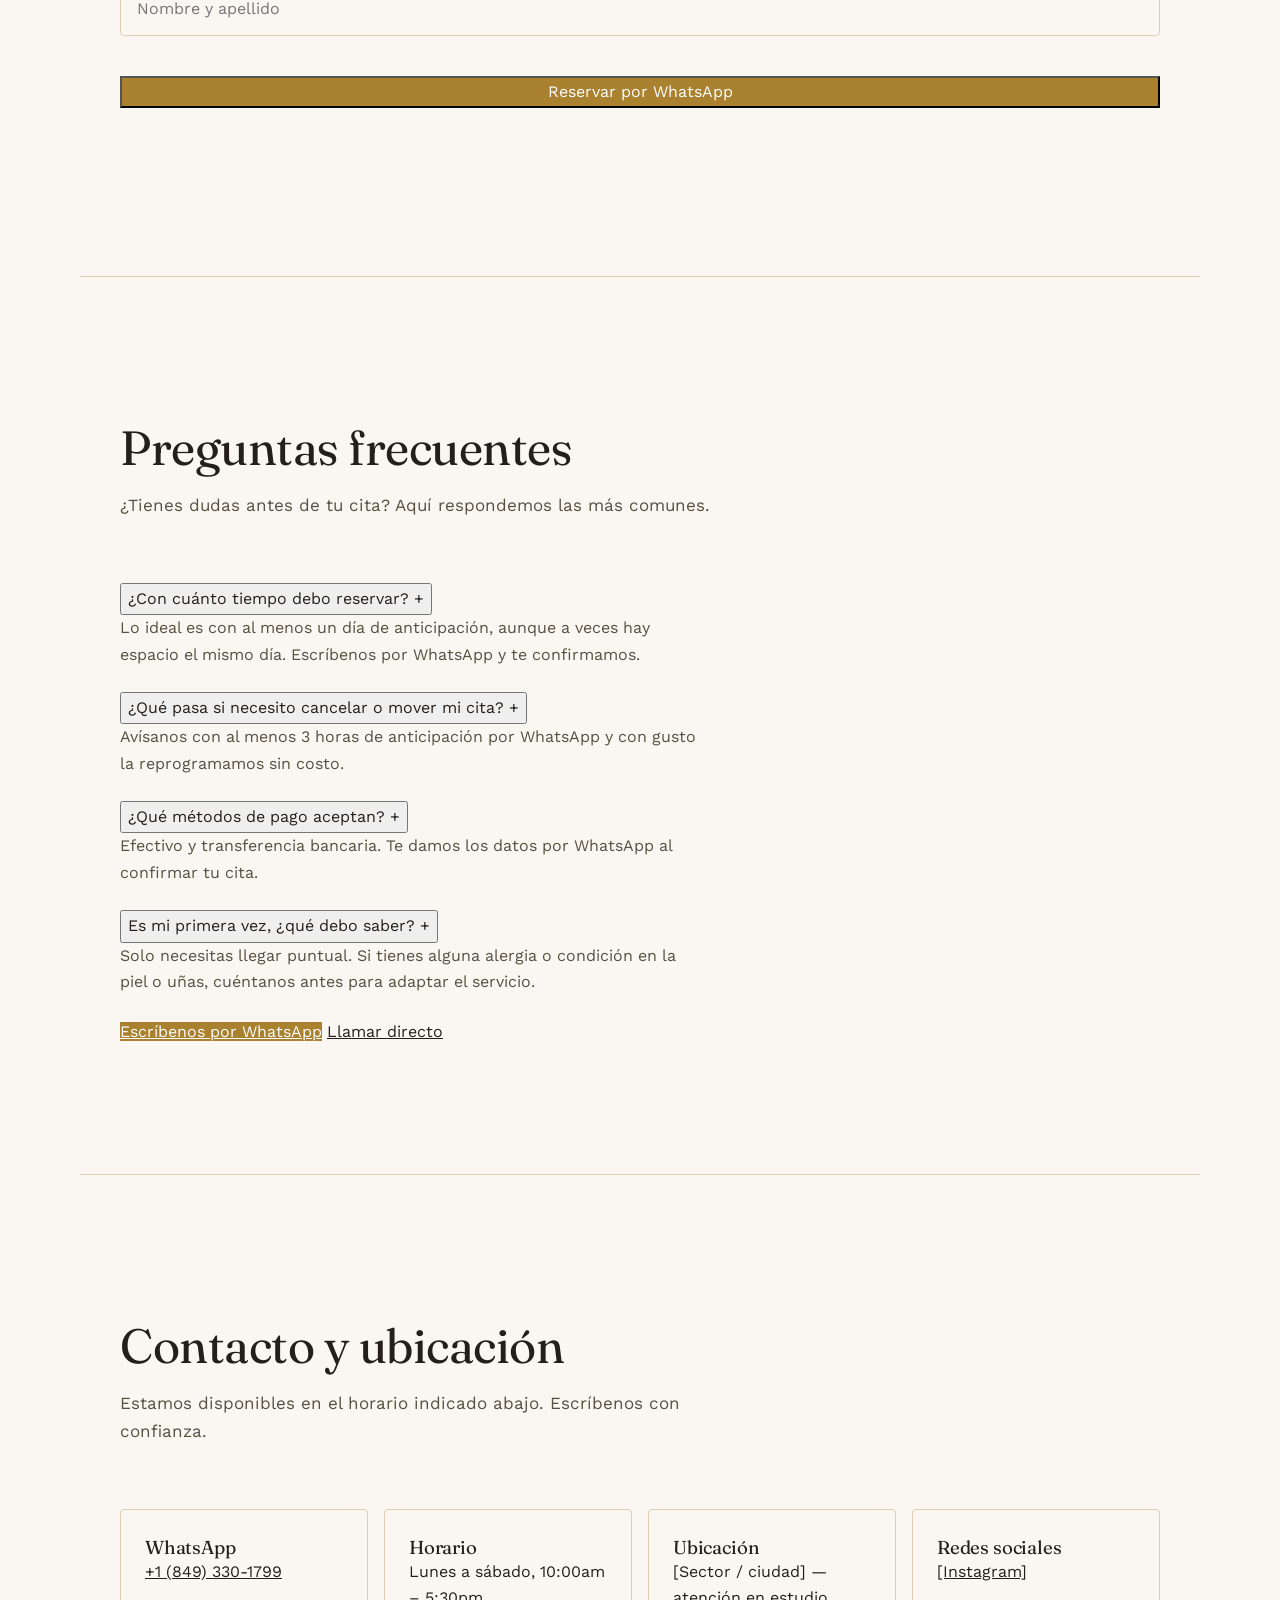
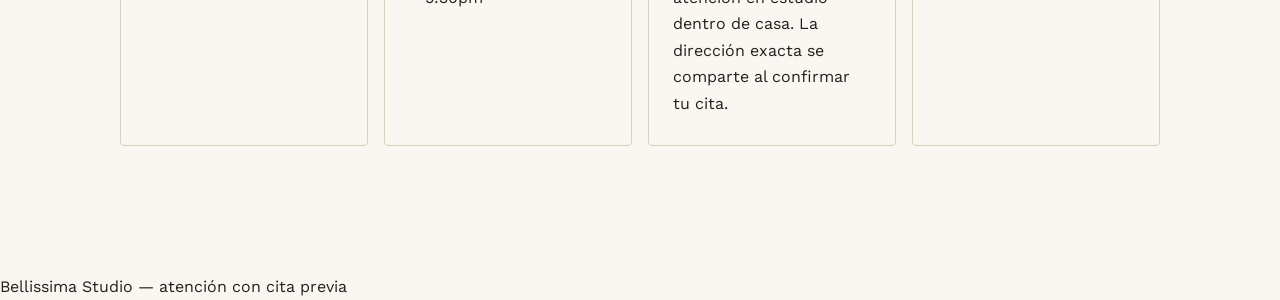
<file: index(2).html>
<!DOCTYPE html>
<html lang="es">
<head>
<meta charset="UTF-8">
<meta name="viewport" content="width=device-width, initial-scale=1">
<title>Bellissima Studio</title>
<link rel="preconnect" href="https://fonts.googleapis.com">
<link rel="preconnect" href="https://fonts.gstatic.com" crossorigin>
<link href="https://fonts.googleapis.com/css2?family=Fraunces:opsz,wght@9..144,400;9..144,500;9..144,600&family=Work+Sans:wght@400;500;600&display=swap" rel="stylesheet">
<link rel="stylesheet" href="estilos.css">
</head>
<body>

<header class="nav">
  <div class="nav-inner">
    <a href="#inicio" class="wordmark">Bellissima Studio</a>
    <ul class="nav-links">
      <li><a href="#servicios">Servicios</a></li>
      <li><a href="#reservar">Reservar</a></li>
      <li><a href="#soporte">Soporte</a></li>
      <li><a href="#contacto">Contacto</a></li>
    </ul>
    <a class="nav-cta" href="https://wa.me/18493301799" target="_blank" rel="noopener">Escríbenos</a>
  </div>
</header>

<section class="wrap hero" id="inicio">
  <div>
    <div class="hero-eyebrow">Estudio de estética en casa</div>
    <h1>Cuídate en un espacio pensado solo para ti.</h1>
    <p class="sub">Bellissima Studio ofrece manicure, pedicure, tratamientos faciales y mucho más, en un ambiente íntimo y personalizado. Reserva tu cita en minutos.</p>
    <div class="hero-actions">
      <a href="#reservar" class="btn-primary">Reservar cita</a>
      <a href="#servicios" class="btn-ghost">Ver servicios</a>
    </div>
  </div>
  <div class="hero-visual">
    [Foto del estudio o de un servicio en proceso]
  </div>
</section>

<section class="wrap section" id="servicios">
  <div class="section-head">
    <h2>Servicios</h2>
    <p>Conoce nuestros tratamientos y precios.</p>
  </div>

  <div class="service-group">
    <h3>Tratamientos</h3>
    <div class="service-row">
      <div><div class="service-name">Peeling Químico</div></div>
      <div class="service-price">RD$ 2,500.00</div>
    </div>
    <div class="service-row">
      <div><div class="service-name">Pure Beard Treatment</div></div>
      <div class="service-price">RD$ 1,500.00</div>
    </div>
    <div class="service-row">
      <div><div class="service-name">Relaxing Facial</div></div>
      <div class="service-price">RD$ 1,400.00</div>
    </div>
    <div class="service-row">
      <div><div class="service-name">Skin Booster</div></div>
      <div class="service-price">RD$ 350.00</div>
    </div>
    <div class="service-row">
      <div><div class="service-name">Tratamiento Despigmentante Corporal</div></div>
      <div class="service-price">RD$ 2,500.00</div>
    </div>
    <div class="service-row">
      <div><div class="service-name">Tratamiento para Acné Corporal</div></div>
      <div class="service-price">RD$ 2,300.00</div>
    </div>
    <div class="service-row">
      <div><div class="service-name">Vacumterapia Facial</div></div>
      <div class="service-price">RD$ 600.00</div>
    </div>
    <div class="service-row">
      <div><div class="service-name">Valoración Facial Profesional</div></div>
      <div class="service-price">RD$ 500.00</div>
    </div>
    <div class="service-row">
      <div><div class="service-name">Fototerapia Led</div></div>
      <div class="service-price">RD$ 600.00</div>
    </div>
    <div class="service-row">
      <div><div class="service-name">HydraLips</div></div>
      <div class="service-price">RD$ 2,000.00</div>
    </div>
    <div class="service-row">
      <div><div class="service-name">Hydrojelly Mask</div></div>
      <div class="service-price">RD$ 800.00</div>
    </div>
    <div class="service-row">
      <div><div class="service-name">Limpieza Facial</div></div>
      <div class="service-price">RD$ 1,300.00</div>
    </div>
    <div class="service-row">
      <div><div class="service-name">Limpieza Facial Profunda</div></div>
      <div class="service-price">RD$ 1,650.00</div>
    </div>
    <div class="service-row">
      <div><div class="service-name">Mascarilla de Arcilla</div></div>
      <div class="service-price">RD$ 600.00</div>
    </div>
    <div class="service-row">
      <div><div class="service-name">Microdermoabrasión Facial</div></div>
      <div class="service-price">RD$ 700.00</div>
    </div>
    <div class="service-row">
      <div><div class="service-name">Microneedling Facial</div></div>
      <div class="service-price">RD$ 3,600.00</div>
    </div>
  </div>
</section>

<section class="wrap section" id="reservar">
  <div class="section-head">
    <h2>Reserva tu cita</h2>
    <p>Elige el servicio, selecciona una fecha disponible y luego escoge el horario que prefieras.</p>
  </div>

  <div class="booking-grid">
    <ol class="steps">
      <li>
        <div class="step-num">1</div>
        <div class="step-text">
          <h4>Elige tu servicio</h4>
          <p>Selecciona el tratamiento que deseas realizarte.</p>
        </div>
      </li>
      <li>
        <div class="step-num">2</div>
        <div class="step-text">
          <h4>Selecciona fecha y hora</h4>
          <p>El calendario muestra las fechas y horarios disponibles.</p>
        </div>
      </li>
      <li>
        <div class="step-num">3</div>
        <div class="step-text">
          <h4>Envía tu solicitud</h4>
          <p>WhatsApp se abrirá con tu reserva escrita automáticamente.</p>
        </div>
      </li>
    </ol>

    <div class="booking-form">
      <div class="field">
        <label for="bkService">Servicio</label>
        <select id="bkService">
          <option>Peeling Químico</option>
          <option>Pure Beard Treatment</option>
          <option>Relaxing Facial</option>
          <option>Skin Booster</option>
          <option>Tratamiento Despigmentante Corporal</option>
          <option>Tratamiento para Acné Corporal</option>
          <option>Vacumterapia Facial</option>
          <option>Valoración Facial Profesional</option>
          <option>Fototerapia Led</option>
          <option>HydraLips</option>
          <option>Hydrojelly Mask</option>
          <option>Limpieza Facial</option>
          <option>Limpieza Facial Profunda</option>
          <option>Mascarilla de Arcilla</option>
          <option>Microdermoabrasión Facial</option>
          <option>Microneedling Facial</option>
        </select>
      </div>

      <div class="calendar-box">
        <div class="calendar-header">
          <button type="button" class="calendar-nav" id="prevMonth" aria-label="Mes anterior">‹</button>
          <div>
            <div class="calendar-month" id="calendarMonth"></div>
            <div class="calendar-hint">Selecciona una fecha disponible</div>
          </div>
          <button type="button" class="calendar-nav" id="nextMonth" aria-label="Mes siguiente">›</button>
        </div>

        <div class="calendar-weekdays">
          <span>L</span><span>M</span><span>M</span><span>J</span><span>V</span><span>S</span><span>D</span>
        </div>
        <div class="calendar-days" id="calendarDays"></div>

        <div class="calendar-legend">
          <span><i class="legend-dot available"></i> Disponible</span>
          <span><i class="legend-dot selected"></i> Seleccionada</span>
          <span><i class="legend-dot unavailable"></i> No disponible</span>
        </div>
      </div>

      <input type="hidden" id="bkDate">

      <div class="selected-date" id="selectedDateText">Selecciona una fecha para ver los horarios.</div>

      <div class="time-section">
        <label>Horarios disponibles</label>
        <div class="time-slots" id="timeSlots">
          <div class="time-empty">Primero selecciona una fecha.</div>
        </div>
      </div>

      <input type="hidden" id="bkTime">

      <div class="field">
        <label for="bkName">Tu nombre</label>
        <input type="text" id="bkName" placeholder="Nombre y apellido" autocomplete="name">
      </div>

      <button type="button" class="btn-primary" onclick="enviarReserva()">Reservar por WhatsApp</button>
      <div id="bookingMsg" role="status" aria-live="polite"></div>
    </div>
  </div>
</section>

<section class="wrap section" id="soporte">
  <div class="section-head">
    <h2>Preguntas frecuentes</h2>
    <p>¿Tienes dudas antes de tu cita? Aquí respondemos las más comunes.</p>
  </div>

  <div class="faq-list">
    <div class="faq-item">
      <button class="faq-q" onclick="toggleFaq(this)">
        <span>¿Con cuánto tiempo debo reservar?</span>
        <span class="mark">+</span>
      </button>
      <div class="faq-a"><p>Lo ideal es con al menos un día de anticipación, aunque a veces hay espacio el mismo día. Escríbenos por WhatsApp y te confirmamos.</p></div>
    </div>
    <div class="faq-item">
      <button class="faq-q" onclick="toggleFaq(this)">
        <span>¿Qué pasa si necesito cancelar o mover mi cita?</span>
        <span class="mark">+</span>
      </button>
      <div class="faq-a"><p>Avísanos con al menos 3 horas de anticipación por WhatsApp y con gusto la reprogramamos sin costo.</p></div>
    </div>
    <div class="faq-item">
      <button class="faq-q" onclick="toggleFaq(this)">
        <span>¿Qué métodos de pago aceptan?</span>
        <span class="mark">+</span>
      </button>
      <div class="faq-a"><p>Efectivo y transferencia bancaria. Te damos los datos por WhatsApp al confirmar tu cita.</p></div>
    </div>
    <div class="faq-item">
      <button class="faq-q" onclick="toggleFaq(this)">
        <span>Es mi primera vez, ¿qué debo saber?</span>
        <span class="mark">+</span>
      </button>
      <div class="faq-a"><p>Solo necesitas llegar puntual. Si tienes alguna alergia o condición en la piel o uñas, cuéntanos antes para adaptar el servicio.</p></div>
    </div>
  </div>

  <div class="support-contact">
    <a class="btn-primary" href="https://wa.me/18493301799" target="_blank" rel="noopener">Escríbenos por WhatsApp</a>
    <a class="btn-ghost" href="tel:+18493301799">Llamar directo</a>
  </div>
</section>

<section class="wrap section" id="contacto">
  <div class="section-head">
    <h2>Contacto y ubicación</h2>
    <p>Estamos disponibles en el horario indicado abajo. Escríbenos con confianza.</p>
  </div>

  <div class="contact-grid">
    <div class="contact-card">
      <h3>WhatsApp</h3>
      <p><a class="link" href="https://wa.me/18493301799" target="_blank" rel="noopener">+1 (849) 330-1799</a></p>
    </div>
    <div class="contact-card">
      <h3>Horario</h3>
      <p>Lunes a sábado, 10:00am – 5:30pm</p>
    </div>
    <div class="contact-card">
      <h3>Ubicación</h3>
      <p>[Sector / ciudad] — atención en estudio dentro de casa. La dirección exacta se comparte al confirmar tu cita.</p>
    </div>
    <div class="contact-card">
      <h3>Redes sociales</h3>
      <p><a class="link" href="#">[Instagram]</a></p>
    </div>
  </div>
</section>

<footer>
  Bellissima Studio — atención con cita previa
</footer>

<script type="module" src="script.js"></script>
</body>
</html>
</file>
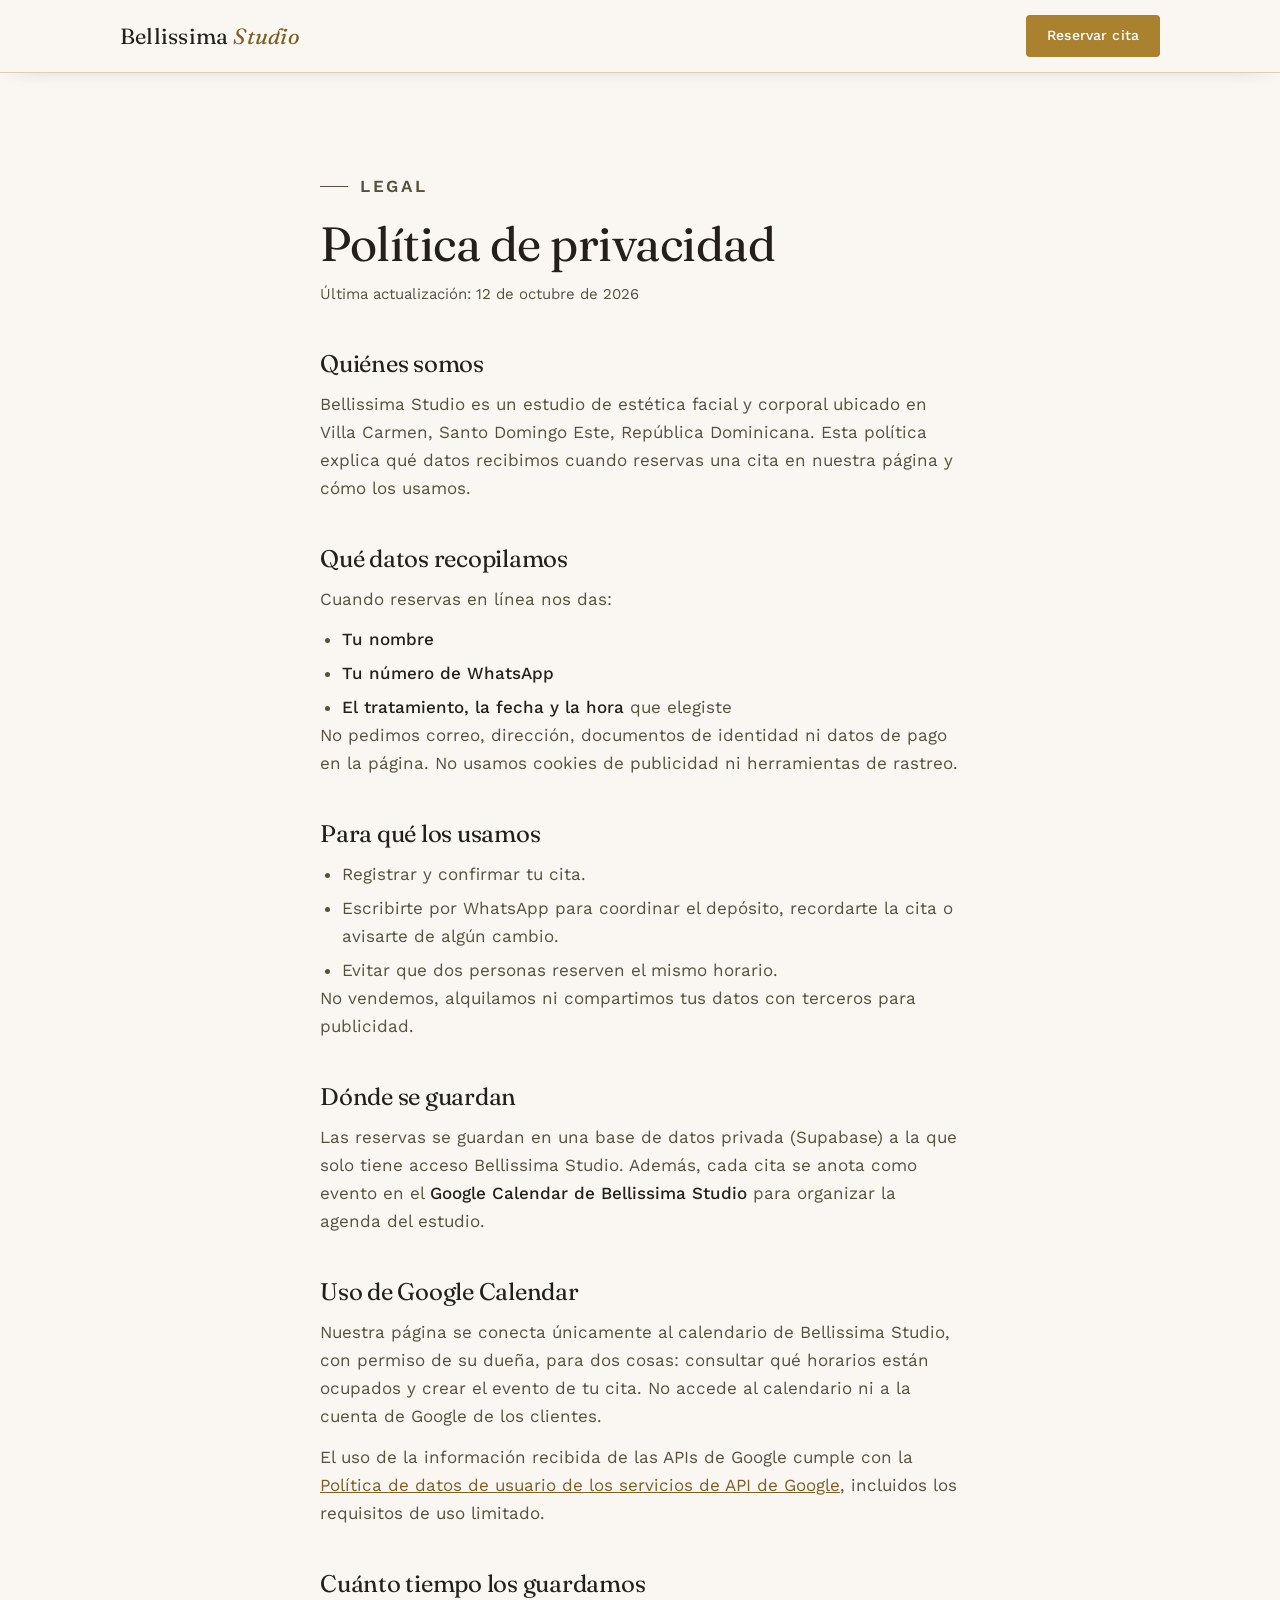
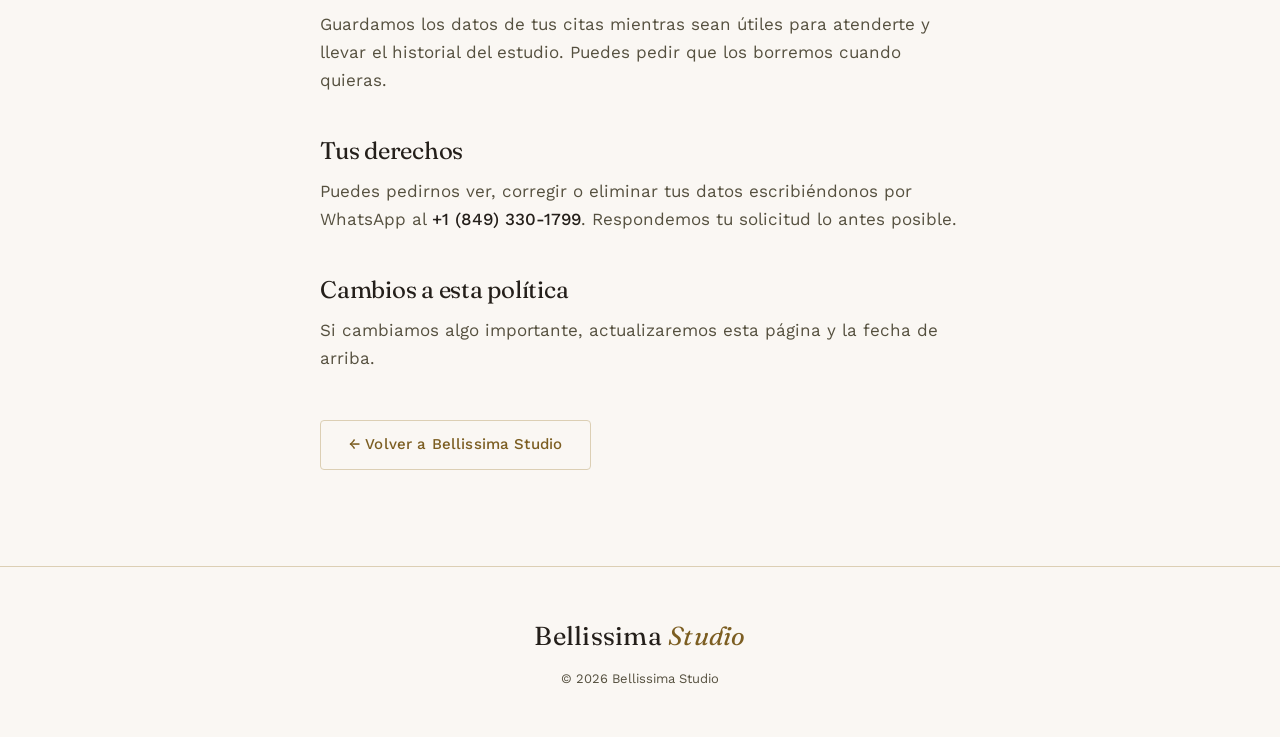
<file: privacidad.html>
<!DOCTYPE html>
<html lang="es">
<head>
<meta charset="UTF-8">
<meta name="viewport" content="width=device-width, initial-scale=1">
<title>Política de privacidad · Bellissima Studio</title>
<meta name="description" content="Cómo Bellissima Studio usa y protege los datos de sus clientes al reservar en línea.">
<link rel="preconnect" href="https://fonts.googleapis.com">
<link rel="preconnect" href="https://fonts.gstatic.com" crossorigin>
<link href="https://fonts.googleapis.com/css2?family=Fraunces:ital,opsz,wght@0,9..144,400;0,9..144,500;1,9..144,400&family=Work+Sans:wght@400;500;600&display=swap" rel="stylesheet">
<link rel="stylesheet" href="estilos.css">
<style>
  .legal { max-width: 720px; padding-block: clamp(48px, 8vw, 96px); }
  .legal h1 { font-size: clamp(34px, 5vw, 48px); margin-top: 16px; }
  .legal .updated { color: var(--ink-soft); margin-top: 12px; font-size: 15px; }
  .legal h2 { font-size: 24px; margin-top: 44px; margin-bottom: 12px; }
  .legal p, .legal li { color: var(--ink-soft); font-size: 17px; }
  .legal p + p { margin-top: 12px; }
  .legal ul { padding-left: 22px; margin: 12px 0 0; display: grid; gap: 6px; }
  .legal strong { color: var(--ink); font-weight: 500; }
  .legal a { color: var(--gold-deep); }
  .back { display: inline-flex; margin-top: 48px; }
</style>
</head>
<body>

<header class="nav is-scrolled">
  <div class="wrap nav-inner">
    <a href="index.html" class="wordmark">Bellissima <span>Studio</span></a>
    <a href="index.html#reservar" class="btn btn-primary btn-sm">Reservar cita</a>
  </div>
</header>

<main class="wrap legal">
  <p class="eyebrow">Legal</p>
  <h1>Política de privacidad</h1>
  <p class="updated">Última actualización: 12 de octubre de 2026</p>

  <h2>Quiénes somos</h2>
  <p>Bellissima Studio es un estudio de estética facial y corporal ubicado en Villa Carmen, Santo Domingo Este, República Dominicana. Esta política explica qué datos recibimos cuando reservas una cita en nuestra página y cómo los usamos.</p>

  <h2>Qué datos recopilamos</h2>
  <p>Cuando reservas en línea nos das:</p>
  <ul>
    <li><strong>Tu nombre</strong></li>
    <li><strong>Tu número de WhatsApp</strong></li>
    <li><strong>El tratamiento, la fecha y la hora</strong> que elegiste</li>
  </ul>
  <p>No pedimos correo, dirección, documentos de identidad ni datos de pago en la página. No usamos cookies de publicidad ni herramientas de rastreo.</p>

  <h2>Para qué los usamos</h2>
  <ul>
    <li>Registrar y confirmar tu cita.</li>
    <li>Escribirte por WhatsApp para coordinar el depósito, recordarte la cita o avisarte de algún cambio.</li>
    <li>Evitar que dos personas reserven el mismo horario.</li>
  </ul>
  <p>No vendemos, alquilamos ni compartimos tus datos con terceros para publicidad.</p>

  <h2>Dónde se guardan</h2>
  <p>Las reservas se guardan en una base de datos privada (Supabase) a la que solo tiene acceso Bellissima Studio. Además, cada cita se anota como evento en el <strong>Google Calendar de Bellissima Studio</strong> para organizar la agenda del estudio.</p>

  <h2>Uso de Google Calendar</h2>
  <p>Nuestra página se conecta únicamente al calendario de Bellissima Studio, con permiso de su dueña, para dos cosas: consultar qué horarios están ocupados y crear el evento de tu cita. No accede al calendario ni a la cuenta de Google de los clientes.</p>
  <p>El uso de la información recibida de las APIs de Google cumple con la <a href="https://developers.google.com/terms/api-services-user-data-policy" target="_blank" rel="noopener">Política de datos de usuario de los servicios de API de Google</a>, incluidos los requisitos de uso limitado.</p>

  <h2>Cuánto tiempo los guardamos</h2>
  <p>Guardamos los datos de tus citas mientras sean útiles para atenderte y llevar el historial del estudio. Puedes pedir que los borremos cuando quieras.</p>

  <h2>Tus derechos</h2>
  <p>Puedes pedirnos ver, corregir o eliminar tus datos escribiéndonos por WhatsApp al <strong>+1 (849) 330-1799</strong>. Respondemos tu solicitud lo antes posible.</p>

  <h2>Cambios a esta política</h2>
  <p>Si cambiamos algo importante, actualizaremos esta página y la fecha de arriba.</p>

  <a href="index.html" class="btn btn-ghost back">← Volver a Bellissima Studio</a>
</main>

<footer class="footer">
  <div class="wrap footer-inner">
    <a href="index.html" class="wordmark">Bellissima <span>Studio</span></a>
    <p class="footer-small">© 2026 Bellissima Studio</p>
  </div>
</footer>

</body>
</html>
</file>
<file: estilos.css>
/* =====================================================================
   BELLISSIMA STUDIO — estilos
   Concepto: el arco de luz de la cabina como motivo (portada, detalles),
   marfil + dorado + tinta, mucho aire. Una sola sección oscura (El estudio)
   que recrea el ambiente cálido y en penumbra de las fotos.
   ===================================================================== */

:root {
  /* Colores de la marca */
  --ivory: #faf7f3;
  --stone: #ECE3D4;
  --sand: #f3ece1;
  --ink: #241F1A;
  --ink-soft: #55503F;
  --gold: #A9812F;
  --gold-deep: #7C5E22;
  --gold-light: #d9bf86;
  --line: #DCCFB4;
  --night: #1d1915;
  --night-soft: #b9ad99;

  /* Tipografía */
  --display: "Fraunces", Georgia, "Times New Roman", serif;
  --body: "Work Sans", system-ui, -apple-system, "Segoe UI", Arial, sans-serif;

  /* Medidas */
  --radius: 4px;
  --wrap: 1120px;
  --gutter: clamp(20px, 5vw, 40px);
  --nav-h: 72px;
  --ease: cubic-bezier(.22, .61, .36, 1);
  --shadow: 0 1px 2px rgba(36, 31, 26, .04), 0 12px 32px -12px rgba(36, 31, 26, .16);

  color-scheme: light;
}

/* ---------------------------------------------------------------------
   BASE
   --------------------------------------------------------------------- */
*, *::before, *::after { box-sizing: border-box; }

html {
  scroll-behavior: smooth;
  scroll-padding-top: calc(var(--nav-h) + 12px);
  -webkit-text-size-adjust: 100%;
}

body {
  margin: 0;
  background: var(--ivory);
  color: var(--ink);
  font-family: var(--body);
  font-size: 16px;
  line-height: 1.65;
  -webkit-font-smoothing: antialiased;
  overflow-x: hidden;
}

h1, h2, h3 {
  font-family: var(--display);
  font-weight: 400;
  line-height: 1.12;
  margin: 0;
  text-wrap: balance;
  letter-spacing: -0.01em;
}

h1 em, h2 em { font-style: italic; color: var(--gold-deep); }

p { margin: 0; }
a { color: inherit; }
img { max-width: 100%; display: block; height: auto; }
[hidden] { display: none !important; }
button, input, select { font: inherit; color: inherit; }

:focus-visible { outline: 2px solid var(--gold); outline-offset: 3px; }

.wrap {
  width: 100%;
  max-width: var(--wrap);
  margin-inline: auto;
  padding-inline: var(--gutter);
}

.sr-only {
  position: absolute; width: 1px; height: 1px; padding: 0; margin: -1px;
  overflow: hidden; clip: rect(0 0 0 0); white-space: nowrap; border: 0;
}

.skip-link {
  position: absolute; left: 16px; top: -60px; z-index: 100;
  background: var(--ink); color: var(--ivory); padding: 10px 16px;
  border-radius: var(--radius); text-decoration: none; transition: top .2s;
}
.skip-link:focus { top: 12px; }

.eyebrow {
  font-size: 12px;
  font-weight: 600;
  letter-spacing: .16em;
  text-transform: uppercase;
  color: var(--gold-deep);
  display: inline-flex;
  align-items: center;
  gap: 12px;
}
.eyebrow::before {
  content: "";
  width: 28px; height: 1px;
  background: currentColor;
}

/* ---------------------------------------------------------------------
   BOTONES
   --------------------------------------------------------------------- */
.btn {
  display: inline-flex;
  align-items: center;
  justify-content: center;
  gap: 10px;
  min-height: 50px;
  padding: 0 28px;
  border-radius: var(--radius);
  font-size: 15px;
  font-weight: 500;
  letter-spacing: .01em;
  text-decoration: none;
  cursor: pointer;
  border: 1px solid transparent;
  position: relative;
  overflow: hidden;
  transition: background .3s var(--ease), color .3s var(--ease), border-color .3s var(--ease), transform .3s var(--ease), box-shadow .3s var(--ease);
}
.btn-sm { min-height: 42px; padding: 0 20px; font-size: 14px; }
.btn-block { width: 100%; }

.btn-primary { background: var(--gold); color: #fff; }
.btn-primary::after {
  /* destello que cruza el botón al pasar el mouse */
  content: "";
  position: absolute; inset: 0;
  background: linear-gradient(110deg, transparent 30%, rgba(255,255,255,.35) 50%, transparent 70%);
  transform: translateX(-120%);
  transition: transform .7s var(--ease);
}
.btn-primary:hover { background: var(--gold-deep); box-shadow: 0 10px 24px -10px rgba(124, 94, 34, .6); transform: translateY(-1px); }
.btn-primary:hover::after { transform: translateX(120%); }
.btn-primary:disabled { background: var(--line); color: var(--ink-soft); cursor: not-allowed; box-shadow: none; transform: none; }
.btn-primary:disabled::after { display: none; }

.btn .arrow { transition: transform .3s var(--ease); }
.btn:hover .arrow { transform: translateX(4px); }

.btn-ghost { border-color: var(--line); color: var(--ink); background: transparent; }
.btn-ghost:hover { border-color: var(--gold); color: var(--gold-deep); }

/* ---------------------------------------------------------------------
   NAVEGACIÓN
   --------------------------------------------------------------------- */
.nav {
  position: sticky;
  top: 0;
  z-index: 50;
  background: rgba(250, 247, 243, .86);
  backdrop-filter: blur(10px);
  -webkit-backdrop-filter: blur(10px);
  border-bottom: 1px solid transparent;
  transition: border-color .3s, box-shadow .3s;
}
.nav.is-scrolled { border-bottom-color: var(--line); box-shadow: 0 6px 24px -18px rgba(36, 31, 26, .4); }

.nav-inner {
  height: var(--nav-h);
  display: flex;
  align-items: center;
  justify-content: space-between;
  gap: 24px;
}

.wordmark {
  font-family: var(--display);
  font-size: 22px;
  letter-spacing: .01em;
  text-decoration: none;
  white-space: nowrap;
}
.wordmark span { font-style: italic; color: var(--gold-deep); }

.nav-menu { display: flex; align-items: center; gap: 36px; }
.nav-menu ul { display: flex; gap: 30px; list-style: none; margin: 0; padding: 0; }
.nav-menu ul a {
  font-size: 14px;
  color: var(--ink-soft);
  text-decoration: none;
  position: relative;
  padding: 6px 0;
  transition: color .25s;
}
.nav-menu ul a::after {
  content: "";
  position: absolute; left: 0; right: 0; bottom: 0;
  height: 1px; background: var(--gold);
  transform: scaleX(0); transform-origin: right;
  transition: transform .35s var(--ease);
}
.nav-menu ul a:hover { color: var(--ink); }
.nav-menu ul a:hover::after { transform: scaleX(1); transform-origin: left; }

.menu-toggle {
  display: none;
  width: 44px; height: 44px;
  border: 0; background: none; cursor: pointer;
  position: relative;
}
.menu-bar {
  position: absolute; left: 11px; right: 11px; height: 1.5px;
  background: var(--ink);
  transition: transform .35s var(--ease), top .35s var(--ease);
}
.menu-bar:nth-of-type(2) { top: 18px; }
.menu-bar:nth-of-type(3) { top: 25px; }
.menu-toggle[aria-expanded="true"] .menu-bar:nth-of-type(2) { top: 21.5px; transform: rotate(45deg); }
.menu-toggle[aria-expanded="true"] .menu-bar:nth-of-type(3) { top: 21.5px; transform: rotate(-45deg); }

/* ---------------------------------------------------------------------
   PORTADA
   --------------------------------------------------------------------- */
.hero {
  display: grid;
  grid-template-columns: minmax(0, 1.05fr) minmax(0, .95fr);
  align-items: center;
  gap: clamp(40px, 6vw, 88px);
  padding-block: clamp(48px, 8vw, 96px) clamp(64px, 9vw, 112px);
}

.hero h1 {
  font-size: clamp(40px, 6vw, 68px);
  margin-top: 22px;
  max-width: 13ch;
}
.lead {
  margin-top: 24px;
  font-size: clamp(16px, 1.6vw, 18px);
  color: var(--ink-soft);
  max-width: 46ch;
}
.actions { display: flex; flex-wrap: wrap; gap: 14px; margin-top: 36px; }

.hero-facts {
  list-style: none;
  margin: 48px 0 0;
  padding: 24px 0 0;
  border-top: 1px solid var(--line);
  display: grid;
  grid-template-columns: repeat(3, minmax(0, 1fr));
  gap: 20px;
}
.hero-facts li { display: flex; flex-direction: column; gap: 2px; }
.hero-facts strong { font-family: var(--display); font-weight: 500; font-size: 17px; }
.hero-facts span { font-size: 13px; color: var(--ink-soft); }

.hero-media { position: relative; margin: 0; }
.arch {
  aspect-ratio: 4 / 5.2;
  border-radius: 999px 999px var(--radius) var(--radius);
  overflow: hidden;
  background: var(--stone);
  box-shadow: var(--shadow);
}
.arch img { width: 100%; height: 100%; object-fit: cover; object-position: 50% 40%; }

.arch-line {
  position: absolute;
  inset: -14px -14px 0;
  width: calc(100% + 28px);
  height: calc(100% + 14px);
  overflow: visible;
  pointer-events: none;
}
.arch-line path {
  fill: none;
  stroke: var(--gold);
  stroke-width: 1;
  vector-effect: non-scaling-stroke;
  stroke-dasharray: 1;
  stroke-dashoffset: 0;
}

.hero-badge {
  position: absolute;
  left: -24px;
  bottom: 36px;
  display: flex;
  align-items: center;
  gap: 10px;
  background: var(--ivory);
  border: 1px solid var(--line);
  border-radius: 999px;
  padding: 10px 18px;
  font-size: 13px;
  box-shadow: var(--shadow);
  max-width: calc(100% + 24px);
}
.badge-dot {
  width: 8px; height: 8px; border-radius: 50%;
  background: #4f9a6a;
  flex: none;
  box-shadow: 0 0 0 0 rgba(79, 154, 106, .5);
}

/* ---------------------------------------------------------------------
   SECCIONES
   --------------------------------------------------------------------- */
.section { padding-block: clamp(72px, 10vw, 128px); }
.section + .section { border-top: 1px solid var(--line); }

.section-head { max-width: 600px; margin-bottom: clamp(40px, 5vw, 64px); }
.section-head h2 { font-size: clamp(32px, 4.4vw, 48px); margin-top: 16px; }
.section-head p:not(.eyebrow) { margin-top: 16px; color: var(--ink-soft); font-size: 17px; }
.section-head .btn { margin-top: 28px; }

/* ---------------------------------------------------------------------
   SERVICIOS (menú tipo spa)
   --------------------------------------------------------------------- */
.menu-grid {
  display: grid;
  grid-template-columns: repeat(2, minmax(0, 1fr));
  gap: 24px clamp(40px, 6vw, 88px);
  align-items: start;
}

.menu-cat {
  font-size: 22px;
  font-style: italic;
  color: var(--gold-deep);
  padding-bottom: 14px;
  border-bottom: 1px solid var(--ink);
}
.menu-col .menu-cat:not(:first-child) { margin-top: 44px; }

.svc-list { list-style: none; margin: 0; padding: 0; }
.svc {
  position: relative;
  display: grid;
  grid-template-columns: minmax(0, 1fr) auto;
  align-items: baseline;
  gap: 4px 20px;
  padding: 16px 0;
  border-bottom: 1px solid var(--line);
  transition: padding .35s var(--ease);
}
.svc-name { display: block; font-size: 17px; }
.svc-time { display: block; font-size: 13px; color: var(--ink-soft); margin-top: 2px; }
.svc-price { font-family: var(--display); font-size: 18px; color: var(--gold-deep); white-space: nowrap; font-variant-numeric: tabular-nums; }

.svc-book {
  grid-column: 1 / -1;
  justify-self: start;
  border: 0;
  background: none;
  padding: 0;
  font-size: 13px;
  font-weight: 600;
  letter-spacing: .06em;
  text-transform: uppercase;
  color: var(--gold-deep);
  cursor: pointer;
  display: inline-flex;
  align-items: center;
  gap: 6px;
}
.svc-book::after { content: "→"; transition: transform .3s var(--ease); }
.svc-book:hover::after { transform: translateX(4px); }

@media (hover: hover) and (min-width: 761px) {
  /* En computadora el botón aparece al pasar el mouse */
  .svc { grid-template-columns: minmax(0, 1fr) auto auto; }
  .svc-book {
    grid-column: auto;
    opacity: 0;
    transform: translateX(-8px);
    transition: opacity .3s var(--ease), transform .3s var(--ease);
  }
  .svc:hover, .svc:focus-within { padding-left: 12px; }
  .svc:hover .svc-book, .svc:focus-within .svc-book { opacity: 1; transform: none; }
  .svc::before {
    content: "";
    position: absolute; left: 0; top: 0; bottom: 0; width: 2px;
    background: var(--gold);
    transform: scaleY(0);
    transition: transform .35s var(--ease);
  }
  .svc:hover::before, .svc:focus-within::before { transform: scaleY(1); }
}

.note-card {
  margin-top: 44px;
  padding: 28px;
  background: var(--sand);
  border-radius: 120px 120px var(--radius) var(--radius);
  text-align: center;
}
.note-title { font-family: var(--display); font-size: 20px; margin-bottom: 8px !important; }
.note-card p:last-child { color: var(--ink-soft); font-size: 15px; }

/* ---------------------------------------------------------------------
   EL ESTUDIO (sección oscura)
   --------------------------------------------------------------------- */
.studio {
  background: var(--night);
  color: var(--ivory);
  padding-block: clamp(72px, 10vw, 128px);
  overflow: hidden;
}
.studio .eyebrow, .studio h2 em { color: var(--gold-light); }
.studio .section-head p:not(.eyebrow) { color: var(--night-soft); }

.gallery {
  display: grid;
  grid-template-columns: repeat(5, minmax(0, 1fr));
  gap: 14px;
  max-width: 1400px;
  margin-inline: auto;
  padding-inline: var(--gutter);
}
.gallery figure { margin: 0; position: relative; overflow: hidden; border-radius: var(--radius); }
.gallery figure:nth-child(even) { margin-top: 56px; }
.gallery figure:nth-child(3) { border-radius: 999px 999px var(--radius) var(--radius); }
.gallery img {
  width: 100%;
  aspect-ratio: 3 / 4.6;
  object-fit: cover;
  transition: transform 1.2s var(--ease), filter .6s var(--ease);
  filter: saturate(.9);
}
.gallery figure:hover img { transform: scale(1.06); filter: saturate(1.05); }
.gallery figcaption {
  position: absolute; left: 0; right: 0; bottom: 0;
  padding: 40px 16px 14px;
  font-size: 13px;
  letter-spacing: .04em;
  background: linear-gradient(transparent, rgba(29, 25, 21, .85));
  color: var(--ivory);
  transform: translateY(6px);
  opacity: .9;
  transition: transform .4s var(--ease), opacity .4s;
}
.gallery figure:hover figcaption { transform: none; opacity: 1; }

/* ---------------------------------------------------------------------
   RESERVAS
   --------------------------------------------------------------------- */
.booking {
  background: #fff;
  border: 1px solid var(--line);
  border-radius: 6px;
  box-shadow: var(--shadow);
  padding: clamp(20px, 4vw, 48px);
  position: relative;
}

.booking-form { display: grid; gap: clamp(28px, 4vw, 40px); }

.step { border: 0; margin: 0; padding: 0; min-width: 0; }
.step legend {
  padding: 0;
  margin-bottom: 18px;
  font-family: var(--display);
  font-size: 21px;
  display: flex;
  align-items: center;
  gap: 12px;
}
.step-num {
  width: 30px; height: 30px; flex: none;
  border-radius: 50%;
  border: 1px solid var(--gold);
  color: var(--gold-deep);
  font-family: var(--body);
  font-size: 13px;
  font-weight: 600;
  display: inline-grid;
  place-items: center;
  transition: background .3s, color .3s;
}
.step.is-done .step-num { background: var(--gold); color: #fff; }

.step-pair {
  display: grid;
  grid-template-columns: repeat(2, minmax(0, 1fr));
  gap: clamp(28px, 4vw, 48px);
  padding-top: clamp(28px, 4vw, 40px);
  border-top: 1px solid var(--line);
}
.step-pair > * { min-width: 0; }

/* Select */
.select-wrap { position: relative; max-width: 560px; }
.select-wrap::after {
  content: "";
  position: absolute; right: 18px; top: 50%;
  width: 8px; height: 8px;
  border-right: 1.5px solid var(--gold-deep);
  border-bottom: 1.5px solid var(--gold-deep);
  transform: translateY(-70%) rotate(45deg);
  pointer-events: none;
}
select, .field input {
  width: 100%;
  min-height: 52px;
  padding: 12px 16px;
  font-size: 16px; /* 16px evita el zoom automático en iPhone */
  border: 1px solid var(--line);
  border-radius: var(--radius);
  background: var(--ivory);
  transition: border-color .25s, box-shadow .25s, background .25s;
}
select { appearance: none; padding-right: 48px; cursor: pointer; }
select:focus, .field input:focus {
  outline: none;
  border-color: var(--gold);
  background: #fff;
  box-shadow: 0 0 0 4px rgba(169, 129, 47, .14);
}
.field + .field { margin-top: 16px; }
.field label { display: block; font-size: 14px; color: var(--ink-soft); margin-bottom: 6px; }
.field-help { font-size: 13px; color: var(--ink-soft); margin-top: 6px; }
.field input[aria-invalid="true"] { border-color: #b4553b; }

.hp { position: absolute; left: -9999px; width: 1px; height: 1px; overflow: hidden; }

/* Calendario */
.calendar { max-width: 420px; }
.cal-head {
  display: grid;
  grid-template-columns: 40px minmax(0, 1fr) 40px;
  align-items: center;
  margin-bottom: 14px;
}
.cal-month {
  text-align: center;
  font-family: var(--display);
  font-size: 19px;
}
.cal-nav {
  width: 40px; height: 40px;
  border: 1px solid var(--line);
  border-radius: 50%;
  background: none;
  font-size: 20px;
  line-height: 1;
  cursor: pointer;
  transition: border-color .25s, color .25s, opacity .25s;
}
.cal-nav:hover:not(:disabled) { border-color: var(--gold); color: var(--gold-deep); }
.cal-nav:disabled { opacity: .3; cursor: default; }

.cal-weekdays, .cal-days {
  display: grid;
  grid-template-columns: repeat(7, minmax(0, 1fr));
  gap: 4px;
}
.cal-weekdays span {
  text-align: center;
  font-size: 11px;
  font-weight: 600;
  letter-spacing: .08em;
  text-transform: uppercase;
  color: var(--ink-soft);
  padding-bottom: 6px;
}
.cal-days.is-changing { animation: monthIn .45s var(--ease); }

.cal-day {
  aspect-ratio: 1;
  min-height: 38px;
  border: 1px solid transparent;
  border-radius: 50%;
  background: none;
  font-size: 15px;
  font-variant-numeric: tabular-nums;
  cursor: pointer;
  position: relative;
  transition: background .25s, color .25s, border-color .25s, transform .25s var(--ease);
}
.cal-day:hover:not(:disabled):not(.is-selected) { border-color: var(--gold); }
.cal-day:disabled { color: #c3b9a8; cursor: default; }
.cal-day.is-today::after {
  content: "";
  position: absolute; bottom: 5px; left: 50%;
  width: 4px; height: 4px; border-radius: 50%;
  background: var(--gold);
  transform: translateX(-50%);
}
.cal-day.is-selected { background: var(--gold); color: #fff; transform: scale(1.06); }
.cal-day.is-selected::after { background: #fff; }

/* Horarios */
.slots-hint { color: var(--ink-soft); font-size: 15px; margin-bottom: 14px; }
.slots {
  display: grid;
  grid-template-columns: repeat(auto-fill, minmax(92px, 1fr));
  gap: 8px;
}
.slot {
  min-height: 46px;
  border: 1px solid var(--line);
  border-radius: var(--radius);
  background: var(--ivory);
  font-size: 15px;
  font-variant-numeric: tabular-nums;
  cursor: pointer;
  animation: slotIn .4s var(--ease) both;
  animation-delay: calc(var(--i, 0) * 25ms);
  transition: border-color .2s, background .2s, color .2s, transform .2s var(--ease);
}
.slot:hover { border-color: var(--gold); transform: translateY(-1px); }
.slot[aria-pressed="true"] { background: var(--gold); border-color: var(--gold); color: #fff; }

.slot-skeleton {
  min-height: 46px;
  border-radius: var(--radius);
  background: linear-gradient(90deg, var(--sand) 25%, var(--stone) 50%, var(--sand) 75%);
  background-size: 200% 100%;
  animation: shimmer 1.2s linear infinite;
}

.slots-empty {
  grid-column: 1 / -1;
  padding: 18px;
  background: var(--sand);
  border-radius: var(--radius);
  color: var(--ink-soft);
  font-size: 15px;
}
.slots-empty a { color: var(--gold-deep); font-weight: 500; }

/* Resumen */
.summary {
  background: var(--sand);
  border-radius: 6px;
  padding: clamp(20px, 3vw, 28px);
  align-self: start;
}
.summary-title { font-family: var(--display); font-size: 21px; margin-bottom: 14px; }
.summary dl { margin: 0; }
.summary dl > div {
  display: flex;
  justify-content: space-between;
  gap: 16px;
  padding: 9px 0;
  border-bottom: 1px dashed var(--line);
  font-size: 15px;
}
.summary dt { color: var(--ink-soft); }
.summary dd { margin: 0; text-align: right; font-weight: 500; transition: color .3s; }
.summary dd.is-updated { animation: flash .6s var(--ease); }
.sum-total { border-bottom: 0 !important; }
.sum-total dd { font-family: var(--display); font-size: 20px; color: var(--gold-deep); }
.summary-note { font-size: 14px; color: var(--ink-soft); margin: 14px 0 20px; }

.form-msg { font-size: 14px; margin-top: 14px; min-height: 1.4em; }
.form-msg.is-error { color: #a1462f; }
.form-msg.is-info { color: var(--ink-soft); }
.form-msg a { color: inherit; font-weight: 600; }

.btn.is-loading { color: transparent; pointer-events: none; }
.btn.is-loading::before {
  content: "";
  position: absolute;
  width: 20px; height: 20px;
  border: 2px solid rgba(255,255,255,.4);
  border-top-color: #fff;
  border-radius: 50%;
  animation: spin .8s linear infinite;
}

/* Éxito */
.success {
  text-align: center;
  padding: clamp(24px, 6vw, 64px) 0;
  max-width: 560px;
  margin-inline: auto;
  animation: fadeUp .6s var(--ease);
}
.success:focus { outline: none; }
.success h3 { font-size: clamp(28px, 4vw, 38px); margin-top: 20px; }
.success p { color: var(--ink-soft); margin-top: 12px; font-size: 17px; }
.success p strong { color: var(--ink); font-weight: 500; }
.success-next { font-size: 15px !important; }
.success .actions { justify-content: center; }

.success-check { width: 72px; height: 72px; }
.success-check circle, .success-check path {
  fill: none;
  stroke: var(--gold);
  stroke-width: 2;
  stroke-linecap: round;
  stroke-linejoin: round;
  stroke-dasharray: 1;
}
.success-check circle { animation: draw .7s var(--ease) both; }
.success-check path { animation: draw .45s .55s var(--ease) both; }

/* ---------------------------------------------------------------------
   PREGUNTAS
   --------------------------------------------------------------------- */
.faq-layout {
  display: grid;
  grid-template-columns: minmax(0, .8fr) minmax(0, 1.2fr);
  gap: clamp(32px, 6vw, 96px);
  align-items: start;
}
.faq-layout .section-head { margin-bottom: 0; position: sticky; top: calc(var(--nav-h) + 32px); }

.faq details { border-bottom: 1px solid var(--line); }
.faq details:first-child { border-top: 1px solid var(--line); }
.faq summary {
  list-style: none;
  cursor: pointer;
  padding: 22px 44px 22px 0;
  font-family: var(--display);
  font-size: 19px;
  position: relative;
  transition: color .25s;
}
.faq summary::-webkit-details-marker { display: none; }
.faq summary:hover { color: var(--gold-deep); }
.faq summary::before, .faq summary::after {
  content: "";
  position: absolute; right: 6px; top: 50%;
  width: 14px; height: 1.5px;
  background: var(--gold-deep);
  transition: transform .35s var(--ease);
}
.faq summary::after { transform: rotate(90deg); }
.faq details[open] summary::after { transform: rotate(0); }
.faq-a { padding-bottom: 24px; }
.faq details[open] .faq-a { animation: fadeDown .4s var(--ease); }
.faq-a p { color: var(--ink-soft); max-width: 58ch; }

/* ---------------------------------------------------------------------
   CONTACTO Y PIE
   --------------------------------------------------------------------- */
.contact-grid {
  display: grid;
  grid-template-columns: repeat(4, minmax(0, 1fr));
  gap: 16px;
}
.contact-card {
  padding: 28px 24px;
  border: 1px solid var(--line);
  border-radius: var(--radius);
  background: var(--ivory);
  transition: border-color .3s, transform .3s var(--ease), box-shadow .3s;
}
.contact-card:hover { border-color: var(--gold); transform: translateY(-3px); box-shadow: var(--shadow); }
.contact-label {
  font-size: 12px;
  font-weight: 600;
  letter-spacing: .14em;
  text-transform: uppercase;
  color: var(--gold-deep);
  margin-bottom: 12px !important;
}
.contact-value {
  font-family: var(--display);
  font-size: 19px;
  line-height: 1.35;
  text-decoration: none;
  overflow-wrap: anywhere;
}
a.contact-value:hover { color: var(--gold-deep); }

.footer {
  border-top: 1px solid var(--line);
  padding-block: 48px calc(48px + env(safe-area-inset-bottom, 0px));
  text-align: center;
  color: var(--ink-soft);
  font-size: 14px;
}
.footer-inner { display: grid; justify-items: center; gap: 10px; }
.footer .wordmark { color: var(--ink); font-size: 26px; }
.footer-small { font-size: 13px; }

/* Botón flotante de WhatsApp */
.wa-float {
  position: fixed;
  right: 20px;
  bottom: calc(20px + env(safe-area-inset-bottom, 0px));
  z-index: 40;
  display: flex;
  align-items: center;
  gap: 10px;
  height: 54px;
  padding: 0 20px 0 16px;
  border-radius: 999px;
  background: var(--ink);
  color: var(--ivory);
  text-decoration: none;
  font-size: 14px;
  box-shadow: 0 12px 30px -10px rgba(36, 31, 26, .55);
  opacity: 0;
  transform: translateY(16px) scale(.96);
  pointer-events: none;
  transition: opacity .4s var(--ease), transform .4s var(--ease), background .3s;
}
.wa-float svg { width: 24px; height: 24px; fill: var(--gold-light); flex: none; }
.wa-float.is-visible { opacity: 1; transform: none; pointer-events: auto; }
.wa-float:hover { background: var(--gold-deep); }

/* ---------------------------------------------------------------------
   ANIMACIONES
   --------------------------------------------------------------------- */

/* Entrada de la portada (solo si hay JavaScript) */
.js .hero-in { animation: fadeUp .9s var(--ease) both; animation-delay: calc(var(--d, 0) * 110ms + 100ms); }
.js .arch img { animation: settle 1.8s var(--ease) both; }
.js .arch-line path { animation: draw 1.8s .3s var(--ease) both; }
.js .hero-badge { animation: fadeUp .8s 1s var(--ease) both; }
.badge-dot { animation: pulse 2.4s 2s infinite; }

/* Aparecer al hacer scroll */
.js .reveal {
  opacity: 0;
  transform: translateY(24px);
  transition: opacity .9s var(--ease), transform .9s var(--ease);
  transition-delay: calc(var(--d, 0) * 90ms);
}
.js .reveal.is-visible { opacity: 1; transform: none; }

@keyframes fadeUp { from { opacity: 0; transform: translateY(20px); } to { opacity: 1; transform: none; } }
@keyframes fadeDown { from { opacity: 0; transform: translateY(-6px); } to { opacity: 1; transform: none; } }
@keyframes settle { from { transform: scale(1.12); } to { transform: scale(1); } }
@keyframes draw { from { stroke-dashoffset: 1; } to { stroke-dashoffset: 0; } }
@keyframes pulse {
  0% { box-shadow: 0 0 0 0 rgba(79, 154, 106, .5); }
  70% { box-shadow: 0 0 0 10px rgba(79, 154, 106, 0); }
  100% { box-shadow: 0 0 0 0 rgba(79, 154, 106, 0); }
}
@keyframes monthIn { from { opacity: 0; transform: translateX(var(--dir, 12px)); } to { opacity: 1; transform: none; } }
@keyframes slotIn { from { opacity: 0; transform: translateY(6px); } to { opacity: 1; transform: none; } }
@keyframes shimmer { from { background-position: 200% 0; } to { background-position: -200% 0; } }
@keyframes spin { to { transform: rotate(360deg); } }
@keyframes flash { 0% { color: var(--gold); } 100% { color: inherit; } }

@media (prefers-reduced-motion: reduce) {
  html { scroll-behavior: auto; }
  *, *::before, *::after {
    animation-duration: .01ms !important;
    animation-iteration-count: 1 !important;
    animation-delay: 0ms !important;
    transition-duration: .01ms !important;
    transition-delay: 0ms !important;
  }
  .js .reveal { opacity: 1; transform: none; }
}

/* ---------------------------------------------------------------------
   TABLET Y MÓVIL
   --------------------------------------------------------------------- */
@media (max-width: 960px) {
  .step-pair { grid-template-columns: 1fr; }
  .calendar { max-width: none; }
  .contact-grid { grid-template-columns: repeat(2, minmax(0, 1fr)); }
  .gallery {
    display: flex;
    overflow-x: auto;
    scroll-snap-type: x mandatory;
    padding-bottom: 8px;
    scrollbar-width: none;
  }
  .gallery::-webkit-scrollbar { display: none; }
  .gallery figure { flex: 0 0 min(62vw, 300px); scroll-snap-align: center; }
  .gallery figure:nth-child(even) { margin-top: 0; }
}

@media (max-width: 860px) {
  :root { --nav-h: 64px; }

  .menu-toggle { display: block; }
  .nav-menu {
    position: fixed;
    inset: var(--nav-h) 0 auto 0;
    flex-direction: column;
    align-items: stretch;
    gap: 24px;
    padding: 24px var(--gutter) 32px;
    background: var(--ivory);
    border-bottom: 1px solid var(--line);
    box-shadow: 0 24px 40px -24px rgba(36, 31, 26, .35);
    opacity: 0;
    transform: translateY(-12px);
    visibility: hidden;
    transition: opacity .35s var(--ease), transform .35s var(--ease), visibility .35s;
  }
  .nav-menu.is-open { opacity: 1; transform: none; visibility: visible; }
  .nav-menu ul { flex-direction: column; gap: 0; }
  .nav-menu ul a {
    display: block;
    padding: 14px 0;
    font-family: var(--display);
    font-size: 24px;
    color: var(--ink);
    border-bottom: 1px solid var(--line);
  }
  .nav-menu ul a::after { display: none; }
  .nav-menu .btn { min-height: 52px; }

  .hero { grid-template-columns: 1fr; padding-top: 32px; }
  .hero-media { order: -1; max-width: 420px; width: 100%; margin-inline: auto; }
  .arch { aspect-ratio: 4 / 4.2; }
  .hero-badge { left: 50%; transform: translateX(-50%); bottom: -18px; white-space: nowrap; }
  .js .hero-badge { animation-name: fadeUpCenter; }
  .hero h1 { max-width: none; }

  .menu-grid { grid-template-columns: 1fr; gap: 44px; }
  .faq-layout { grid-template-columns: 1fr; }
  .faq-layout .section-head { position: static; }

  .wa-float span { display: none; }
  .wa-float { padding: 0; width: 54px; justify-content: center; }
}

@keyframes fadeUpCenter {
  from { opacity: 0; transform: translate(-50%, 16px); }
  to { opacity: 1; transform: translate(-50%, 0); }
}

@media (max-width: 520px) {
  .hero-facts { grid-template-columns: 1fr; gap: 12px; }
  .hero-facts li { flex-direction: row; justify-content: space-between; align-items: baseline; gap: 12px; }
  .actions .btn { flex: 1 1 100%; }
  .contact-grid { grid-template-columns: 1fr; }
  .booking { padding: 20px 16px; border-radius: 4px; }
  .step legend { font-size: 19px; }
  .slots { grid-template-columns: repeat(3, minmax(0, 1fr)); }
  .cal-weekdays, .cal-days { gap: 2px; }
}
</file>
